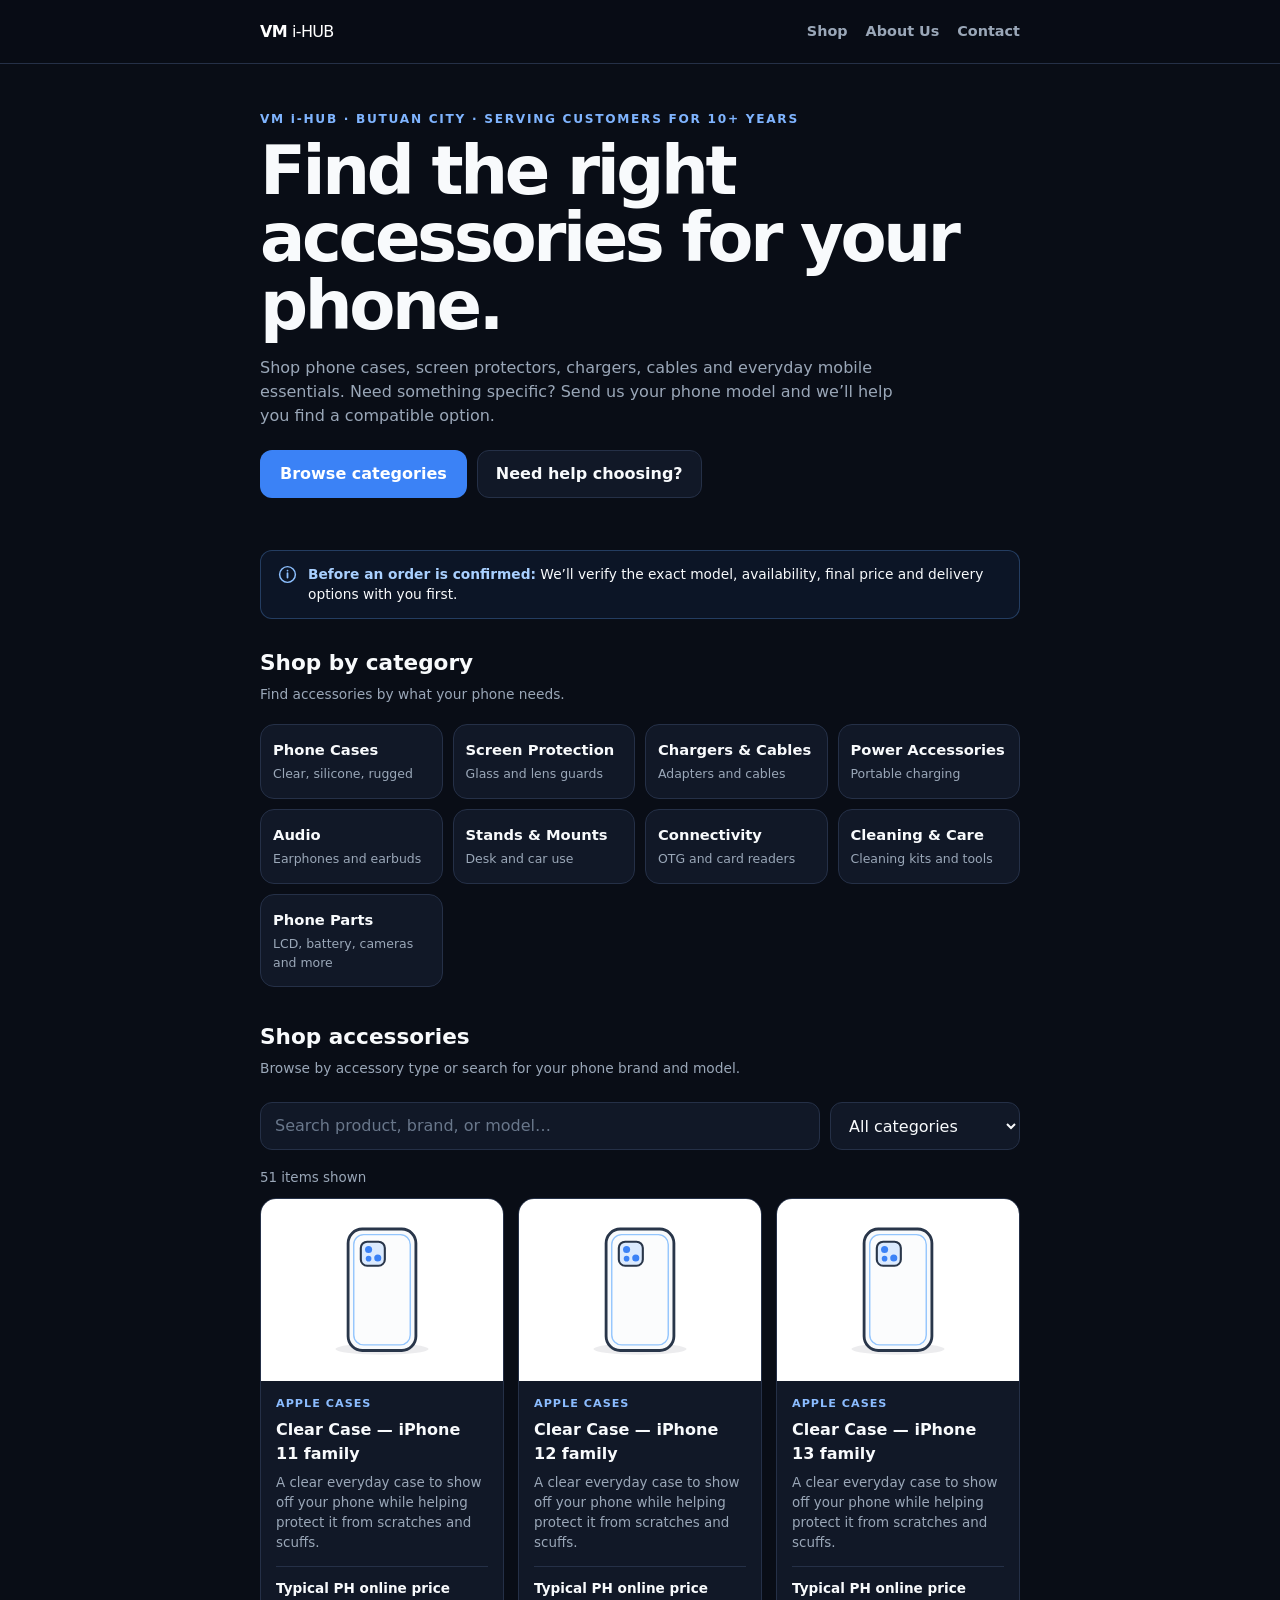
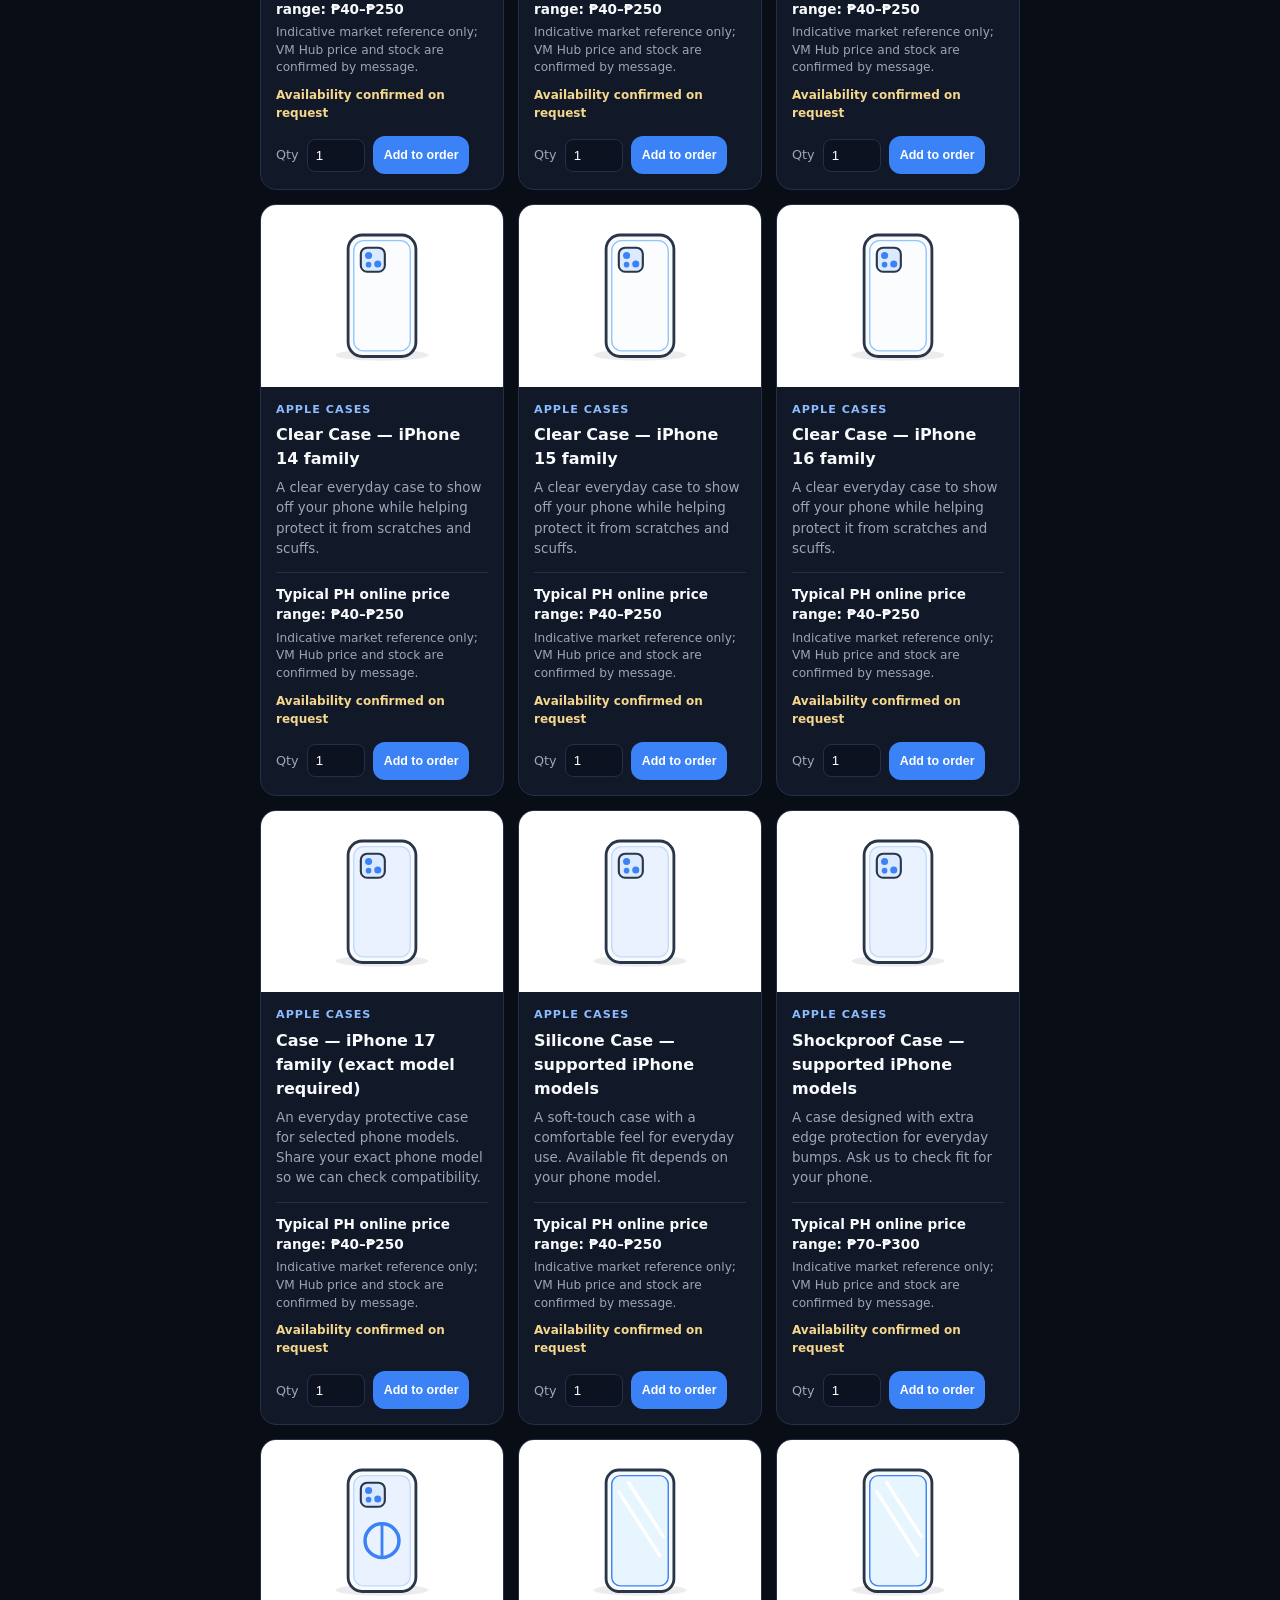
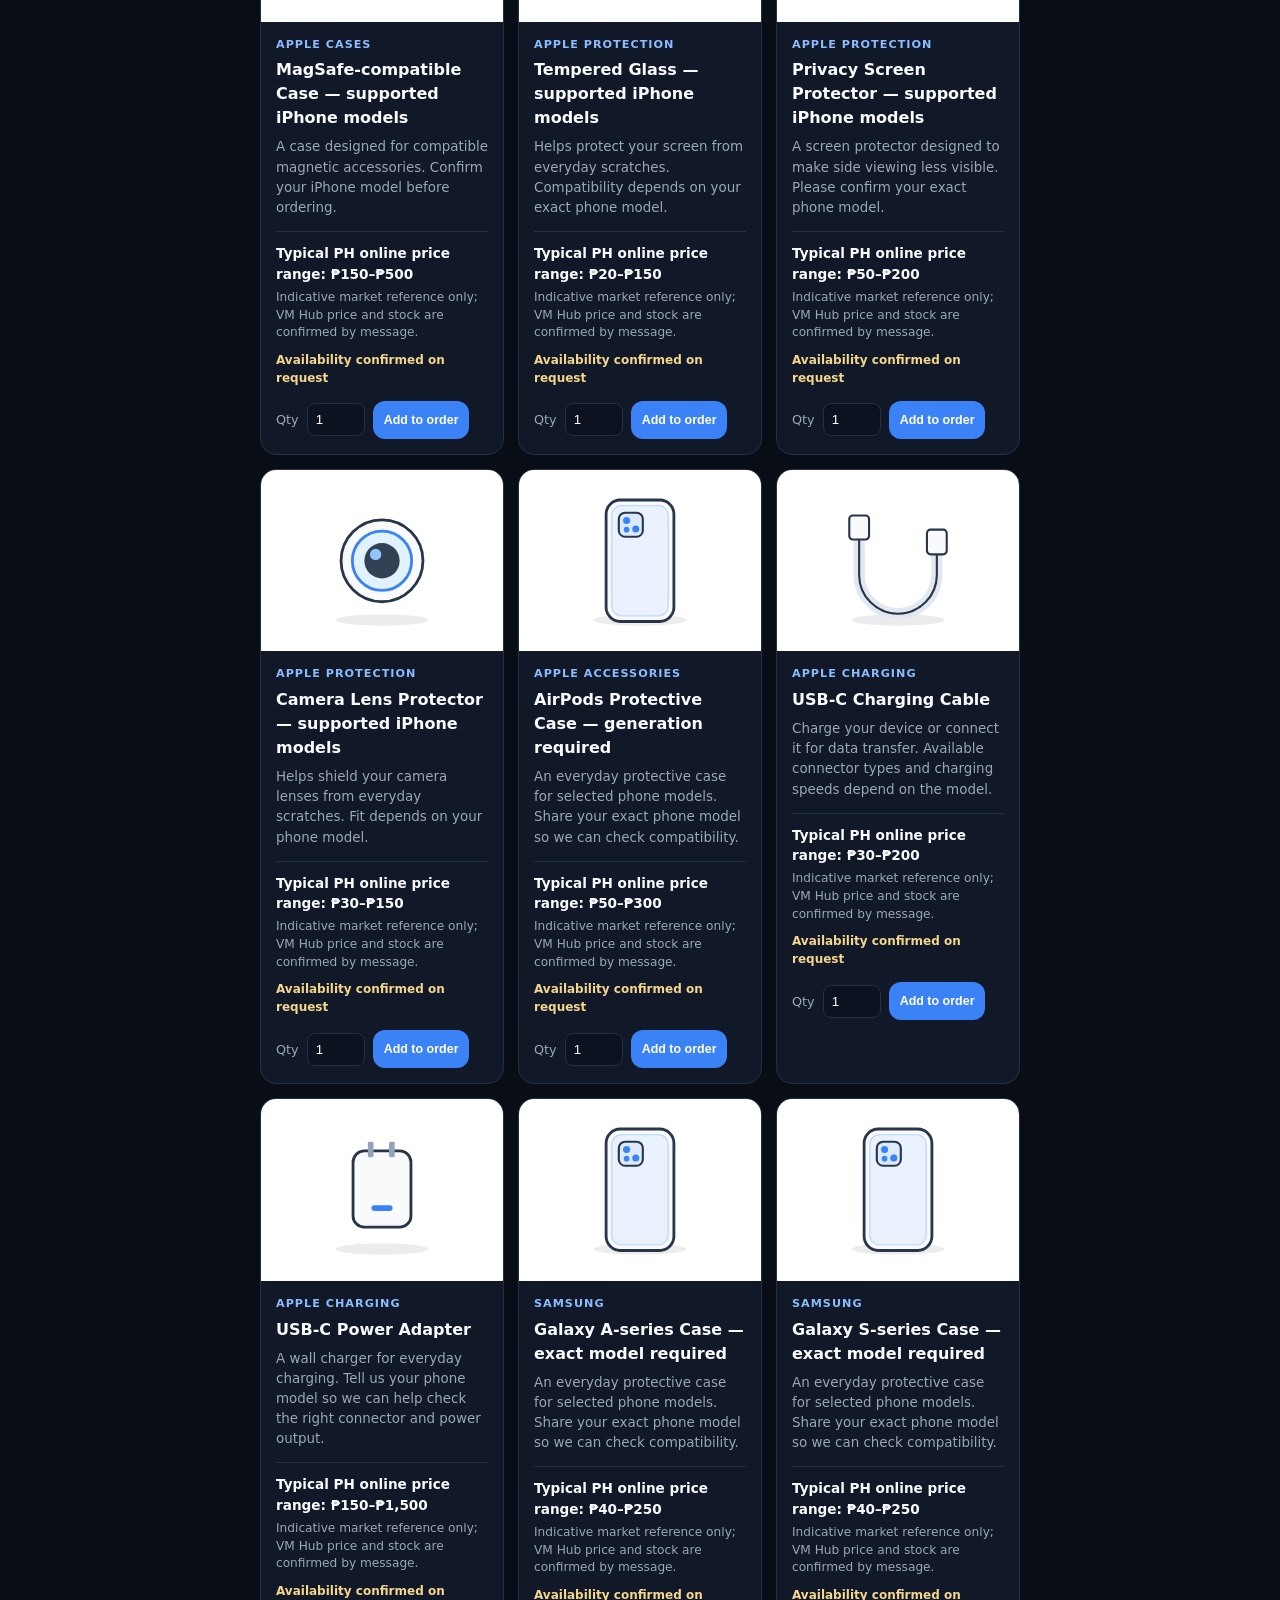
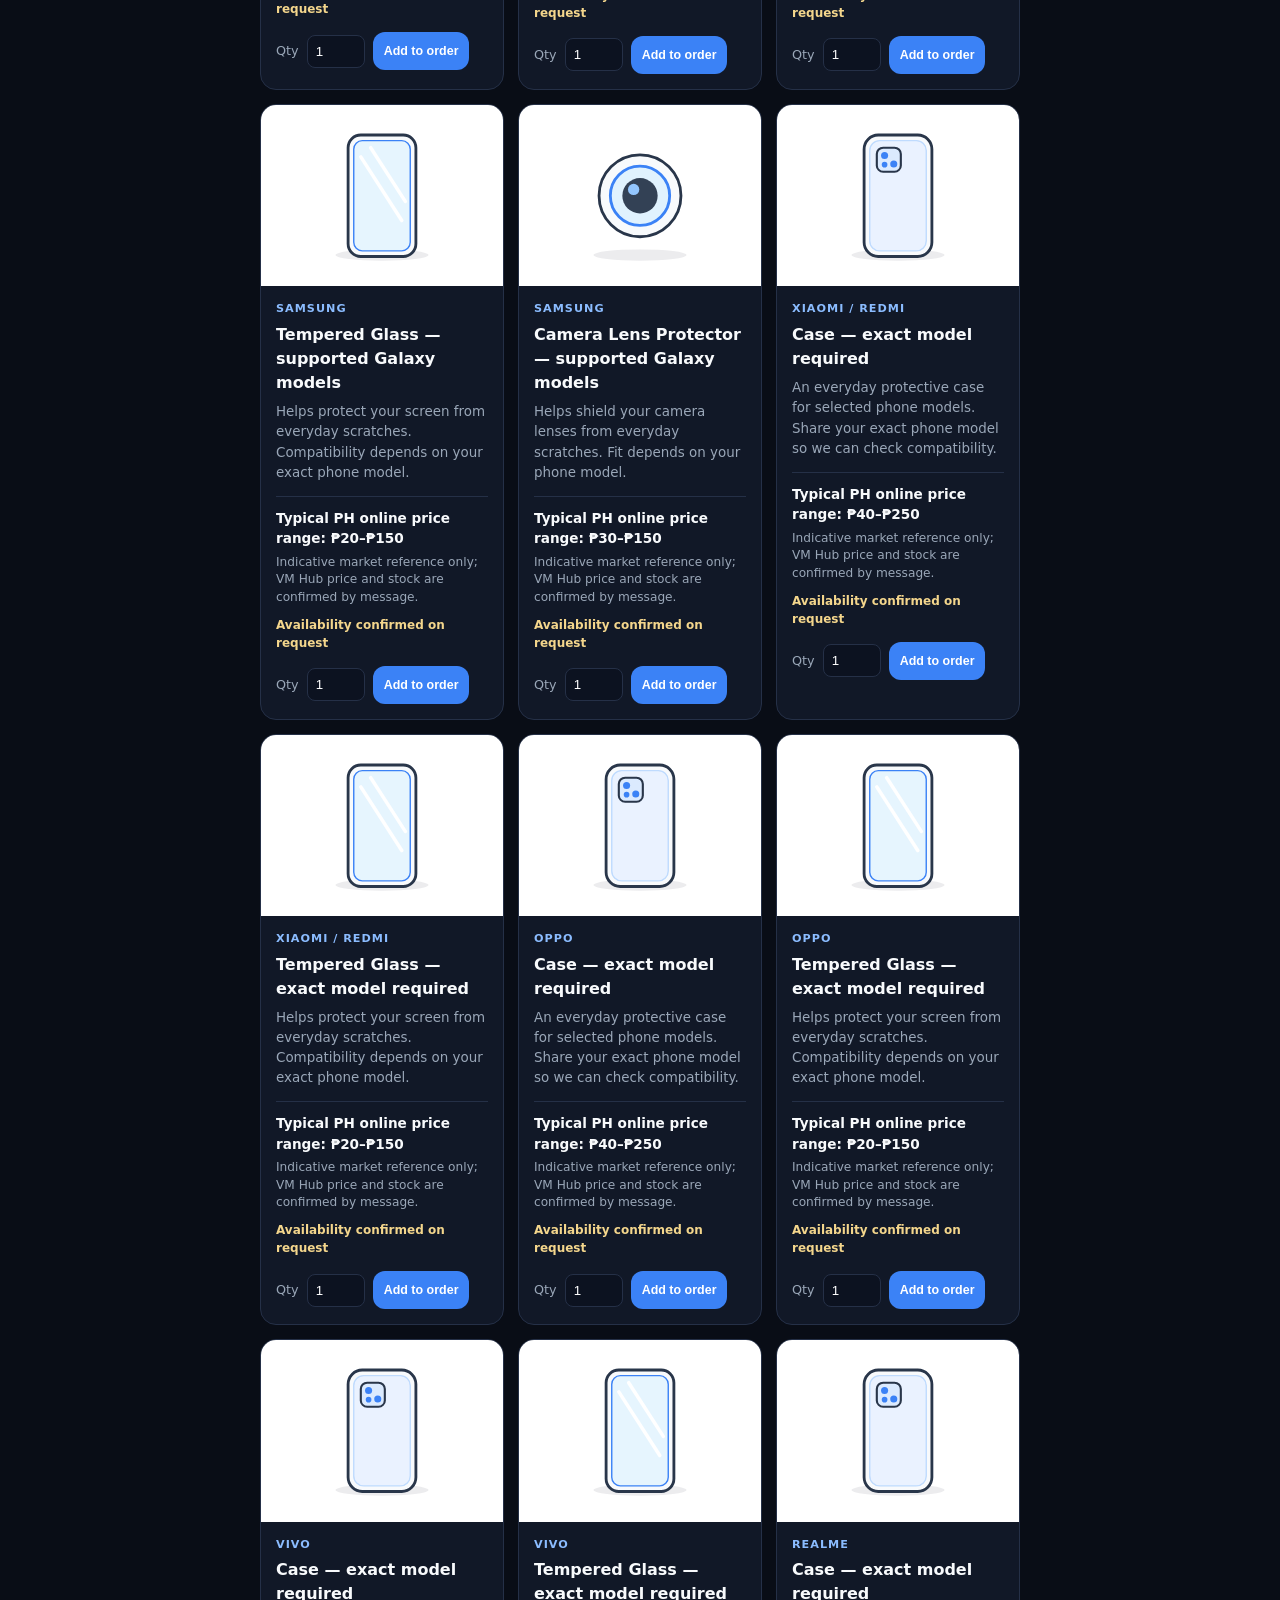
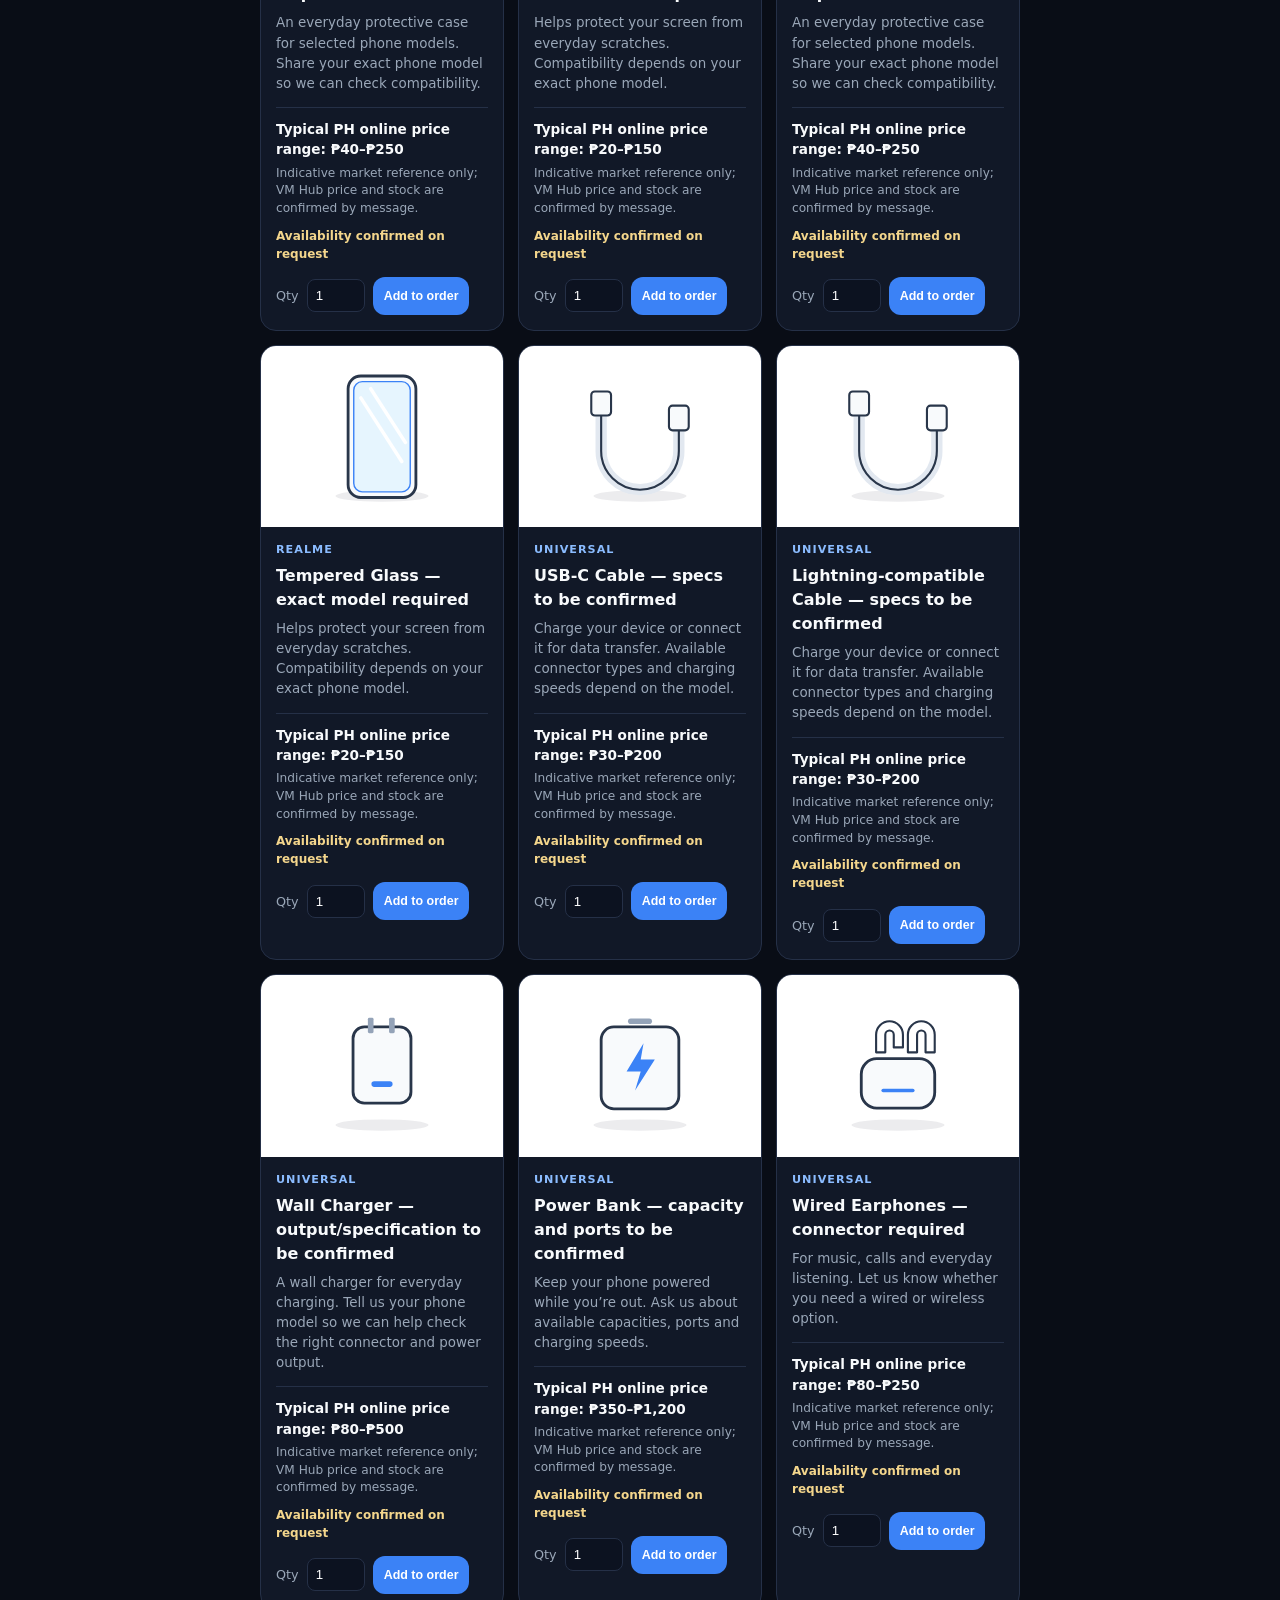
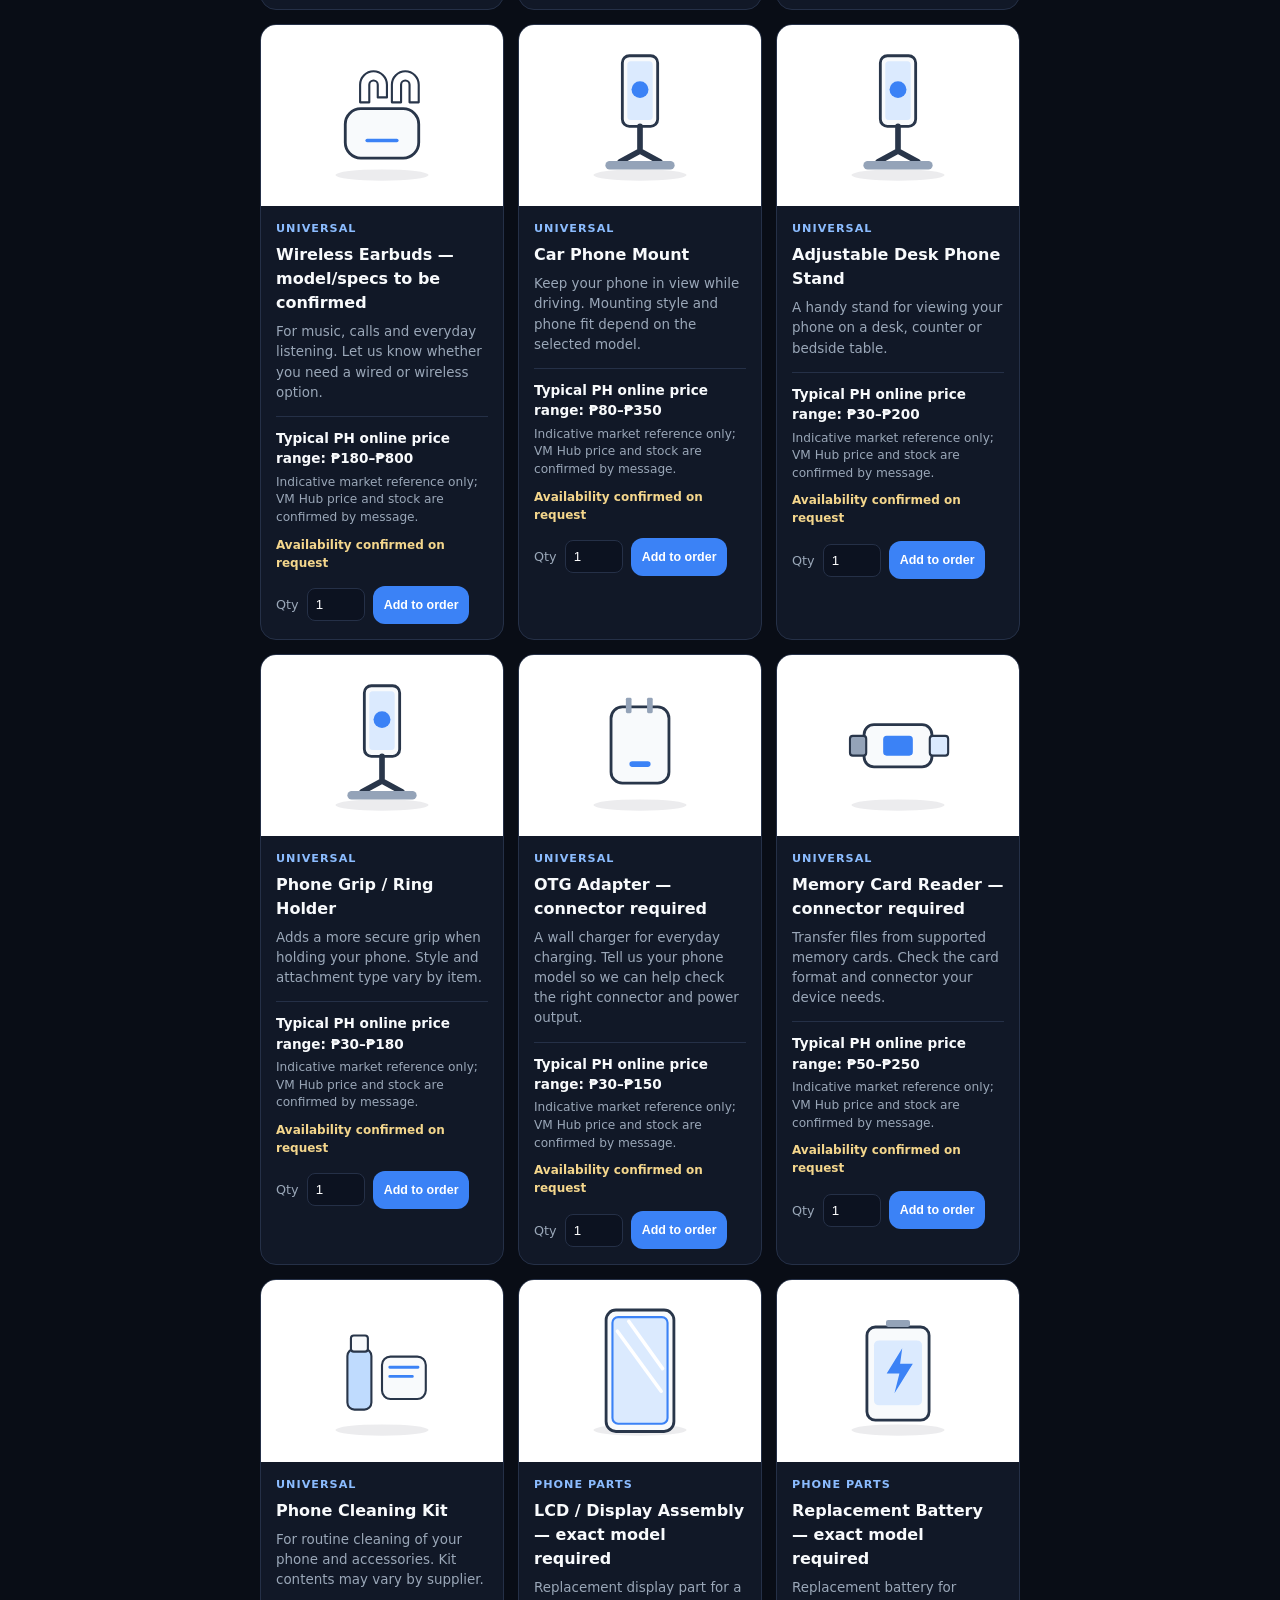
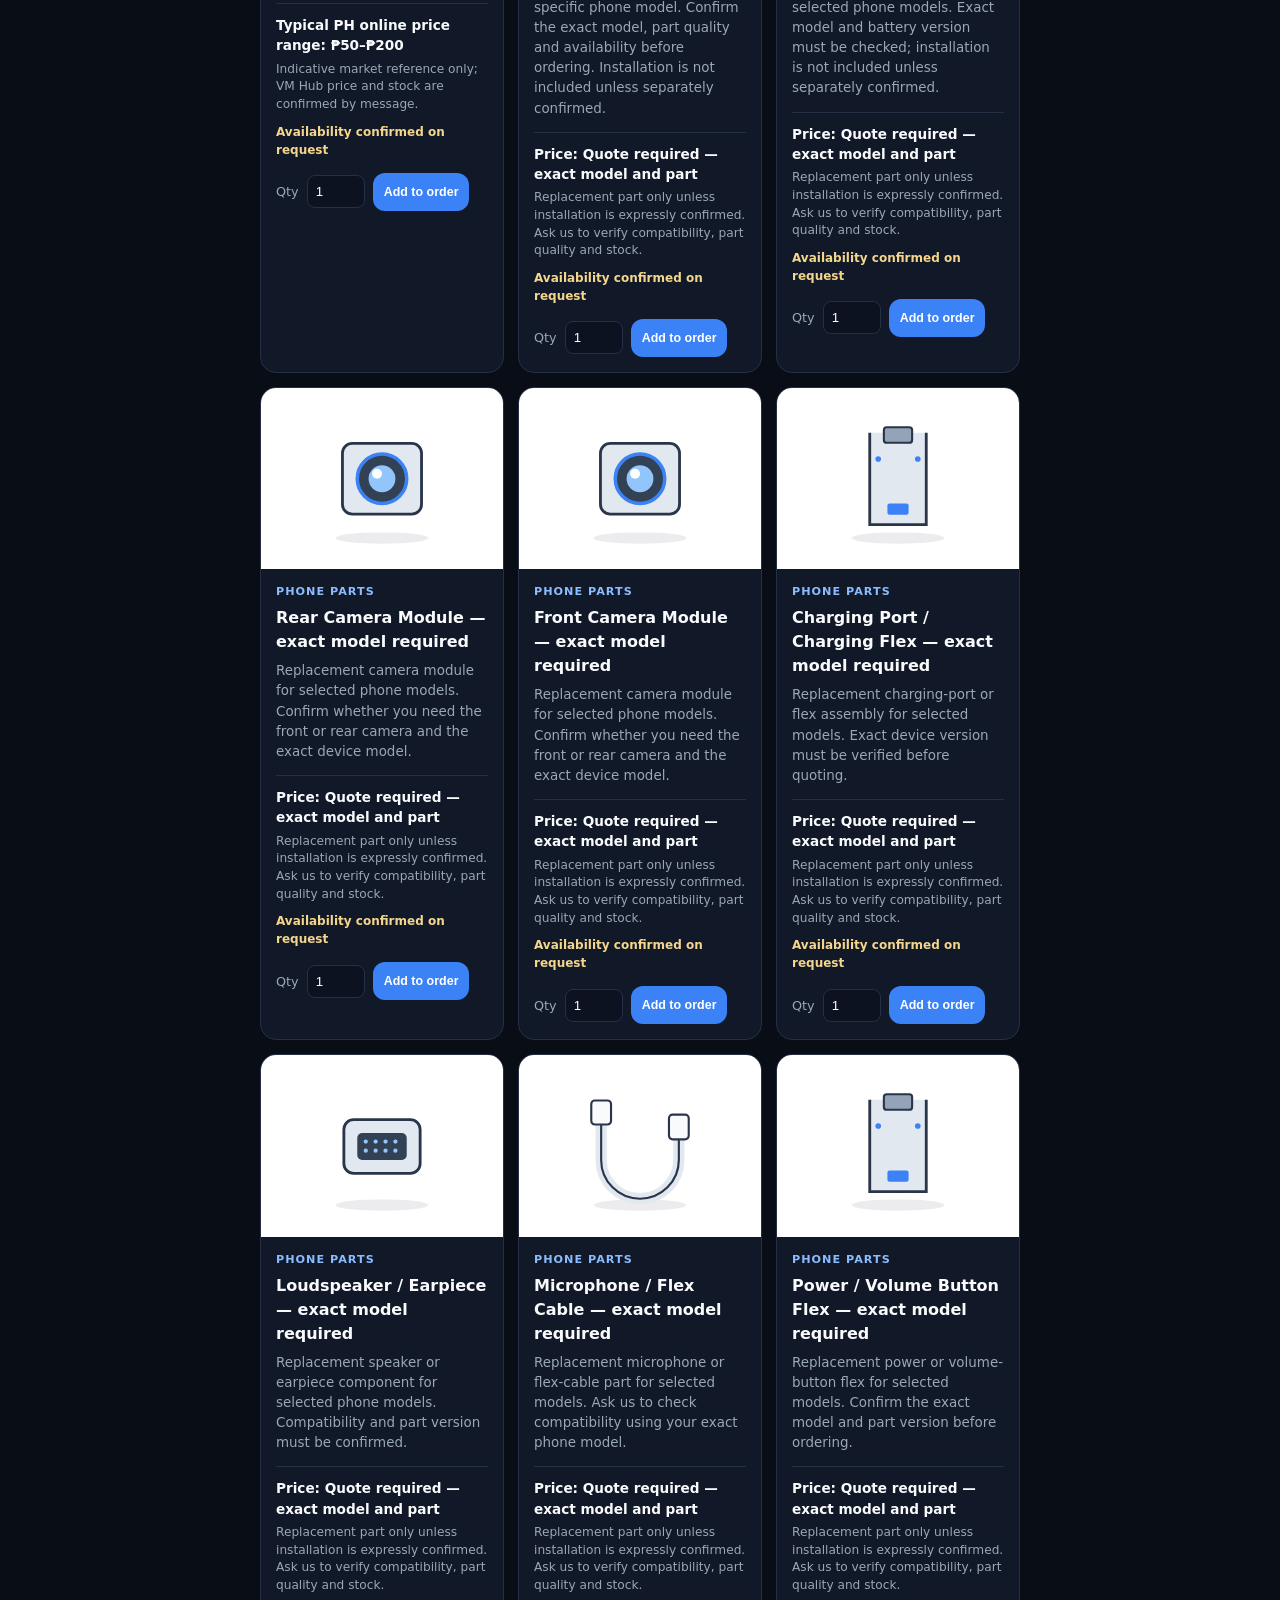
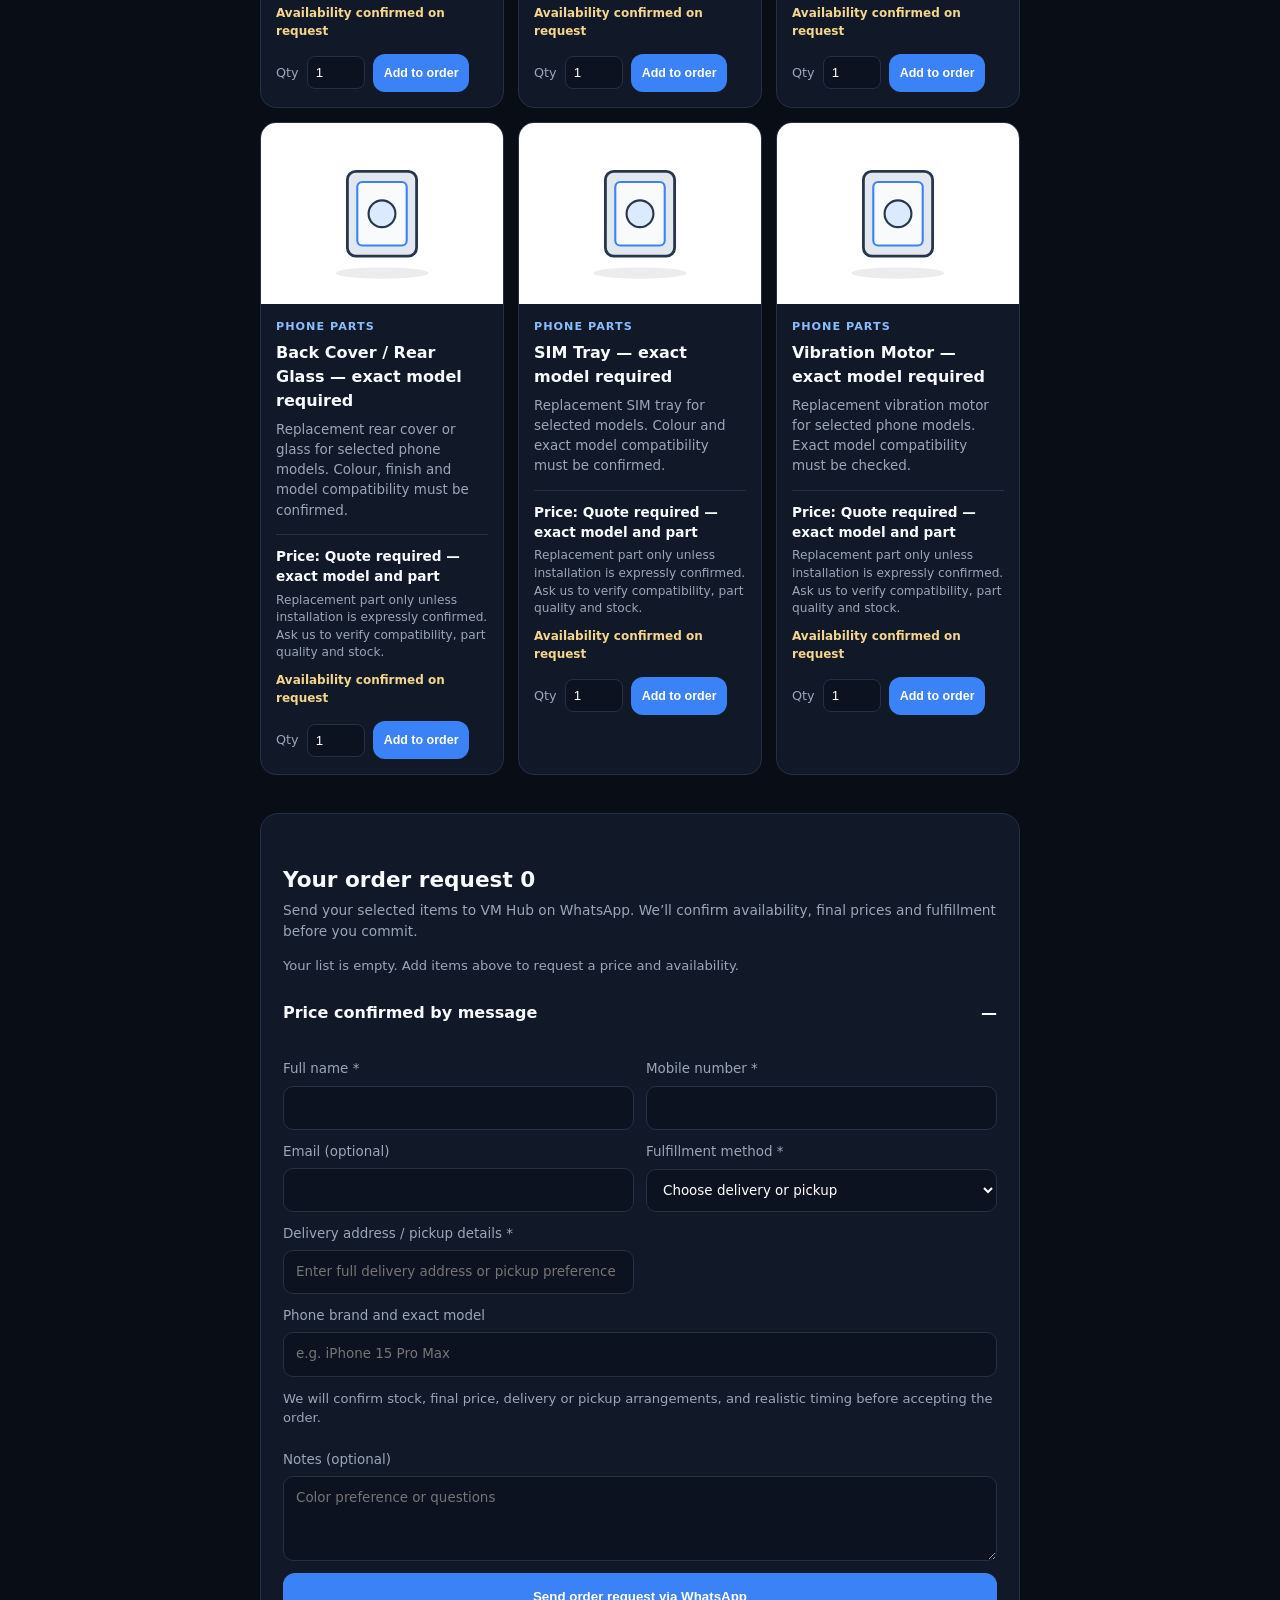
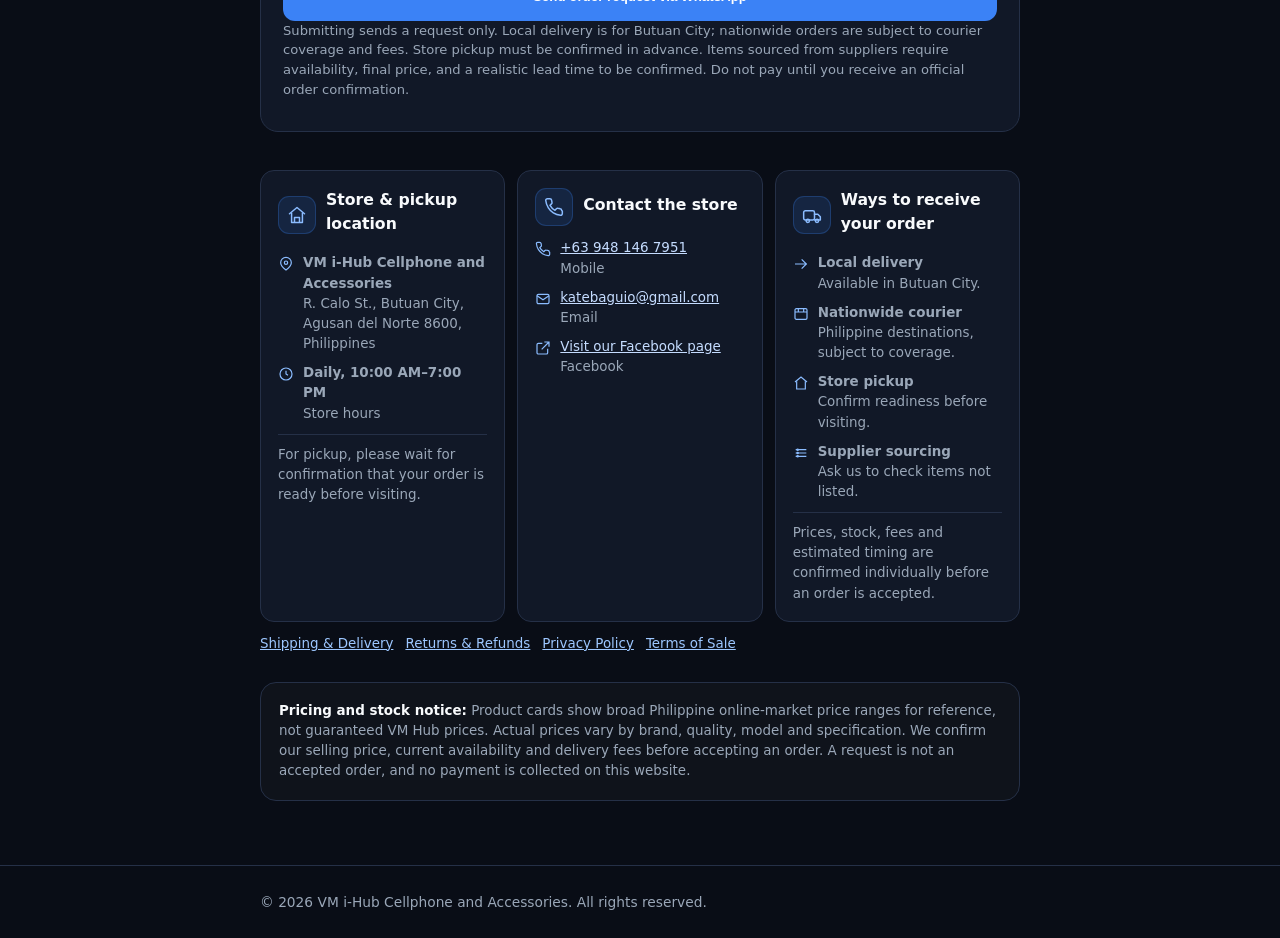
<file: index.html>
<!doctype html>
<html lang="en">
<head>
  <meta charset="utf-8">
  <meta name="viewport" content="width=device-width, initial-scale=1">
  <meta name="description" content="Shop phone cases, screen protectors, chargers and everyday mobile accessories from VM Hub in Butuan City. Message us to check current stock and pricing.">
  <meta name="theme-color" content="#090d16">
  <meta name="robots" content="index,follow">
  <link rel="canonical" href="https://vmhub.top/">
  <meta property="og:type" content="website">
  <meta property="og:site_name" content="VM i-Hub Cellphone and Accessories">
  <meta property="og:title" content="VM i-Hub | Cellphone & Accessories">
  <meta property="og:description" content="Shop phone cases, screen protectors, chargers and everyday mobile accessories from VM Hub in Butuan City. Message us to check current stock and pricing.">
  <meta property="og:url" content="https://vmhub.top/">
  <meta name="twitter:card" content="summary">
  <link rel="icon" type="image/svg+xml" href="/favicon.svg">
  <link rel="shortcut icon" href="/favicon.svg">
  <title>VM i-Hub | Cellphone & Accessories</title>
  <link rel="stylesheet" href="./style.css">
  <style>
    .shop-hero{padding:46px 0 32px}.shop-hero h1{max-width:760px;margin:0;font-size:clamp(2.3rem,7vw,4.2rem);line-height:1;letter-spacing:-.05em}.shop-hero p:not(.eyebrow){max-width:660px;color:var(--vm-muted)}
    .shop-actions{display:flex;gap:10px;flex-wrap:wrap;margin-top:22px}.button-outline{display:inline-flex;align-items:center;justify-content:center;min-height:46px;padding:0 18px;border:1px solid var(--vm-border);border-radius:12px;background:var(--vm-surface);text-decoration:none;font-weight:750}
    .shop-notice{display:flex;gap:10px;align-items:flex-start;margin:20px 0;padding:13px 16px;border:1px solid rgba(96,165,250,.28);border-radius:12px;background:rgba(59,130,246,.07);color:var(--vm-text);font-size:.86rem}.shop-notice svg{width:21px;height:21px;flex:0 0 21px;color:#8dc0ff}.shop-notice strong{color:#a9d0ff}
    
    
    .trust-strip strong{font-size:.9rem}.trust-strip span{font-size:.76rem;color:var(--vm-muted)}
    .skip-link{position:absolute;left:-9999px;top:auto}.skip-link:focus{left:12px;top:12px;z-index:1000;padding:10px 14px;background:#fff;color:#111;border-radius:8px}
    @media(max-width:700px){}
    .category-grid{display:grid;grid-template-columns:repeat(4,minmax(0,1fr));gap:10px;margin:20px 0 34px}.category-link{display:block;padding:14px 12px;border:1px solid var(--vm-border);border-radius:14px;background:var(--vm-surface);text-decoration:none;transition:border-color .18s,background .18s,transform .18s}.category-link:hover,.category-link:focus-visible{border-color:var(--vm-accent);background:var(--vm-accent-soft);transform:translateY(-2px);outline:none}.category-link strong{display:block;font-size:.92rem}.category-link span{display:block;margin-top:4px;color:var(--vm-muted);font-size:.78rem}
    .shop-info{align-items:stretch}.shop-info article{padding:20px;display:flex;flex-direction:column;gap:10px}.info-title{display:flex;align-items:center;gap:10px;margin-bottom:2px}.info-icon{width:38px;height:38px;flex:0 0 38px;display:grid;place-items:center;border:1px solid rgba(59,130,246,.25);border-radius:11px;background:var(--vm-accent-soft);color:#8bbcff}.info-icon svg{width:20px;height:20px;display:block}.shop-info h2{margin:0;font-size:1rem}.info-lines{display:grid;gap:9px}.info-line{display:flex;align-items:flex-start;gap:9px;color:var(--vm-muted);font-size:.84rem}.info-line svg{width:16px;height:16px;flex:0 0 16px;margin-top:3px;color:#8bbcff}.info-line a{color:#c5dcff;overflow-wrap:anywhere}.info-footnote{padding-top:10px;border-top:1px solid var(--vm-border);color:var(--vm-muted);font-size:.8rem}.category-link[aria-pressed="true"]{border-color:var(--vm-accent);background:var(--vm-accent-soft)}
    .catalog-heading{display:flex;align-items:end;justify-content:space-between;gap:16px;margin:28px 0 14px}.catalog-heading h2{margin:0;font-size:1.35rem}.catalog-heading p{margin:4px 0 0;color:var(--vm-muted);font-size:.86rem}
    .product-grid{display:grid;grid-template-columns:repeat(3,minmax(0,1fr));gap:14px}.product-card{overflow:hidden;border:1px solid var(--vm-border);border-radius:16px;background:var(--vm-surface)}.product-art{display:grid;place-items:center;aspect-ratio:4/3;background:#fff;overflow:hidden}.product-art svg{display:block;width:100%;height:100%;padding:8px}.product-info{padding:15px}.product-info .product-type{margin:0 0 5px;color:#8bbcff;font-size:.7rem;font-weight:850;letter-spacing:.09em;text-transform:uppercase}.product-info h3{margin:0 0 7px;font-size:1rem}.product-info p{margin:0;color:var(--vm-muted);font-size:.84rem}.product-price{margin-top:13px;padding-top:11px;border-top:1px solid var(--vm-border);font-size:.85rem;font-weight:750}.product-info .price-note{margin-top:5px;font-size:.76rem;line-height:1.45;color:var(--vm-muted)}.availability-label{display:inline-block;margin-top:9px;color:#f4d68c;font-size:.75rem;font-weight:700}.product-buy{display:flex;align-items:center;gap:8px;margin-top:12px;flex-wrap:wrap}.product-buy label{font-size:.8rem;color:var(--vm-muted)}.qty-input{width:58px;padding:8px;border-radius:8px;border:1px solid var(--vm-border);background:#0c1220;color:#fff}.add-to-cart{min-height:38px;padding:0 11px;font-size:.78rem;border:0;cursor:pointer}.cart-section{margin:38px 0;padding:22px;border:1px solid var(--vm-border);border-radius:18px;background:var(--vm-surface)}.cart-row{display:grid;grid-template-columns:1fr auto auto;gap:12px;align-items:center;padding:12px 0;border-bottom:1px solid var(--vm-border);font-size:.86rem}.remove-item{background:transparent;border:0;color:#f4a7a7;cursor:pointer}.cart-total{display:flex;justify-content:space-between;gap:12px;padding:16px 0;font-weight:800}.checkout-form{display:grid;grid-template-columns:1fr 1fr;gap:12px;margin-top:18px}.checkout-form label{display:grid;gap:6px;font-size:.84rem;color:var(--vm-muted)}.checkout-form input,.checkout-form textarea,.checkout-form select{width:100%;min-width:0;max-width:100%;box-sizing:border-box;padding:11px 12px;border-radius:10px;border:1px solid var(--vm-border);background:#0c1220;color:#fff;font:inherit}.checkout-form .full{grid-column:1/-1;min-width:0}.checkout-form button{border:0;cursor:pointer}.policy-links{display:flex;flex-wrap:wrap;gap:12px;margin-top:12px}.policy-links a{color:#9dc7ff;font-size:.84rem}
    .shop-info{display:grid;grid-template-columns:repeat(3,1fr);gap:12px;margin-top:30px}.shop-info article{padding:17px;border:1px solid var(--vm-border);border-radius:14px;background:var(--vm-surface)}.shop-info h2{margin:0 0 6px;font-size:.98rem}.shop-info p{margin:0;color:var(--vm-muted);font-size:.84rem}
    @media(max-width:700px){.category-grid{grid-template-columns:repeat(2,minmax(0,1fr))}.product-grid{grid-template-columns:repeat(2,minmax(0,1fr))}.shop-info{grid-template-columns:1fr}.shop-hero{padding-top:34px}.cart-section{padding:16px;margin:26px 0}.checkout-form{grid-template-columns:minmax(0,1fr);gap:14px}.checkout-form label,.checkout-form input,.checkout-form textarea,.checkout-form select{min-width:0;max-width:100%;width:100%;box-sizing:border-box}.checkout-form .full{grid-column:auto}.cart-row{grid-template-columns:minmax(0,1fr) auto;gap:8px}.cart-row .remove-item{grid-column:2;grid-row:2;justify-self:end}.cart-row>*{min-width:0;overflow-wrap:anywhere}.cart-total{align-items:flex-start;flex-wrap:wrap}.cart-total>*{min-width:0}.checkout-form button{white-space:normal;min-height:52px;line-height:1.35;padding:13px 16px}}
    @media(max-width:420px){.product-grid{grid-template-columns:1fr}.catalog-heading{display:block}}
  </style>
</head>
<body>
  <a class="skip-link" href="#main-content">Skip to content</a>
  <header class="site-header">
    <a class="brand" href="/" aria-label="VM i-Hub home">VM <span>i-HUB</span></a>
    <nav aria-label="Primary navigation"><a href="#catalog">Shop</a><a href="./about.html">About Us</a><a href="#contact">Contact</a></nav>
  </header>

  <main class="container" id="main-content">
    <section class="shop-hero">
      <p class="eyebrow">VM i-HUB · BUTUAN CITY · SERVING CUSTOMERS FOR 10+ YEARS</p>
      <h1>Find the right accessories for your phone.</h1>
      <p>Shop phone cases, screen protectors, chargers, cables and everyday mobile essentials. Need something specific? Send us your phone model and we’ll help you find a compatible option.</p>
      <div class="shop-actions">
        <a class="button" href="#catalog">Browse categories</a>
        <a class="button-outline" href="#contact">Need help choosing?</a>
      </div>
    </section>

    <aside class="shop-notice" aria-label="Ordering information"><svg viewBox="0 0 24 24" fill="none" aria-hidden="true"><circle cx="12" cy="12" r="9" stroke="currentColor" stroke-width="1.7"/><path d="M12 10.5v5M12 7.5h.01" stroke="currentColor" stroke-width="2" stroke-linecap="round"/></svg><span><strong>Before an order is confirmed:</strong> We’ll verify the exact model, availability, final price and delivery options with you first.</span></aside>
    

    <section aria-labelledby="categories-title">
      <div class="catalog-heading"><div><h2 id="categories-title">Shop by category</h2><p>Find accessories by what your phone needs.</p></div></div>
      <div class="category-grid">
        <a class="category-link" href="#catalog" data-category="cases"><strong>Phone Cases</strong><span>Clear, silicone, rugged</span></a>
        <a class="category-link" href="#catalog" data-category="protection"><strong>Screen Protection</strong><span>Glass and lens guards</span></a>
        <a class="category-link" href="#catalog" data-category="charging"><strong>Chargers & Cables</strong><span>Adapters and cables</span></a>
        <a class="category-link" href="#catalog" data-category="power"><strong>Power Accessories</strong><span>Portable charging</span></a>
        <a class="category-link" href="#catalog" data-category="audio"><strong>Audio</strong><span>Earphones and earbuds</span></a>
        <a class="category-link" href="#catalog" data-category="mounts"><strong>Stands & Mounts</strong><span>Desk and car use</span></a>
        <a class="category-link" href="#catalog" data-category="connectivity"><strong>Connectivity</strong><span>OTG and card readers</span></a>
        <a class="category-link" href="#catalog" data-category="care"><strong>Cleaning & Care</strong><span>Cleaning kits and tools</span></a>
        <a class="category-link" href="#catalog" data-category="parts"><strong>Phone Parts</strong><span>LCD, battery, cameras and more</span></a>
      </div>
    </section>

    <section id="catalog" aria-labelledby="catalog-title">
      <div class="catalog-heading"><div><h2 id="catalog-title">Shop accessories</h2><p>Browse by accessory type or search for your phone brand and model.</p></div></div>
      <div class="toolbar">
        <input id="product-search" class="search" type="search" placeholder="Search product, brand, or model…" aria-label="Search catalog">
        <select id="product-filter" class="filter" aria-label="Filter by category">
          <option value="all">All categories</option><option value="cases">Phone cases</option><option value="protection">Screen protection</option><option value="charging">Chargers & cables</option><option value="power">Power accessories</option><option value="audio">Audio</option><option value="mounts">Stands & mounts</option><option value="connectivity">Connectivity</option><option value="care">Cleaning & care</option><option value="parts">Phone parts</option>
        </select>
      </div>
      <p id="product-count" class="result-count" aria-live="polite">Loading catalog…</p>
      <div class="product-grid" id="product-grid"></div>
    </section>

    <section class="cart-section" id="order-cart" aria-labelledby="cart-title">
      <div class="catalog-heading"><div><h2 id="cart-title">Your order request <span id="cart-count">0</span></h2><p>Send your selected items to VM Hub on WhatsApp. We’ll confirm availability, final prices and fulfillment before you commit.</p></div></div>
      <div id="cart-items"><p class="section-subtitle">Your list is empty. Add items above, then send your request.</p></div>
      <div class="cart-total"><span>Price confirmed by message</span><span id="cart-total">—</span></div>
      <form id="order-form" class="checkout-form">
        <label>Full name *<input name="customer_name" autocomplete="name" required></label>
        <label>Mobile number *<input name="mobile" autocomplete="tel" type="tel" required></label>
        <label>Email (optional)<input name="email" autocomplete="email" type="email"></label>
        <label>Fulfillment method *
          <select name="fulfillment" id="fulfillment" required>
            <option value="">Choose delivery or pickup</option>
            <option value="Local delivery — Butuan City">Local delivery — Butuan City</option>
            <option value="Nationwide courier shipping">Nationwide courier shipping — Philippines</option>
            <option value="Store pickup — subject to confirmation">Store pickup — subject to confirmation</option>
            <option value="Supplier sourcing request">Request an item to be sourced from a supplier</option>
          </select>
        </label>
        <label id="address-label">Delivery address / pickup details *<input name="delivery_address" id="delivery-address" autocomplete="street-address" placeholder="Enter full delivery address or pickup preference" required></label>
        <label class="full">Phone brand and exact model<input name="compatibility" placeholder="e.g. iPhone 15 Pro Max"></label>
        <p class="section-subtitle full" id="fulfillment-help">We will confirm stock, final price, delivery or pickup arrangements, and realistic timing before accepting the order.</p>
        <label class="full">Notes (optional)<textarea name="notes" rows="3" placeholder="Color preference or questions"></textarea></label>
        <button class="button full" type="submit">Send order request via WhatsApp</button>
      </form>
      <p class="section-subtitle">Submitting sends a request only. Local delivery is for Butuan City; nationwide orders are subject to courier coverage and fees. Store pickup must be confirmed in advance. Items sourced from suppliers require availability, final price, and a realistic lead time to be confirmed. Do not pay until you receive an official order confirmation.</p>
    </section>
    <section class="shop-info" aria-label="Customer information">
      <article>
        <div class="info-title"><span class="info-icon" aria-hidden="true"><svg viewBox="0 0 24 24" fill="none" stroke="currentColor" stroke-width="1.8" stroke-linecap="round" stroke-linejoin="round"><path d="M3 10.5 12 3l9 7.5"/><path d="M5.5 9.5V21h13V9.5M9 21v-6h6v6"/></svg></span><h2>Store & pickup location</h2></div>
        <div class="info-lines">
          <div class="info-line"><svg viewBox="0 0 24 24" fill="none" stroke="currentColor" stroke-width="1.8"><path d="M20 10c0 5-8 11-8 11S4 15 4 10a8 8 0 1 1 16 0Z"/><circle cx="12" cy="10" r="2.5"/></svg><span><strong>VM i-Hub Cellphone and Accessories</strong><br>R. Calo St., Butuan City, Agusan del Norte 8600, Philippines</span></div>
          <div class="info-line"><svg viewBox="0 0 24 24" fill="none" stroke="currentColor" stroke-width="1.8"><circle cx="12" cy="12" r="9"/><path d="M12 7v5l3 2"/></svg><span><strong>Daily, 10:00 AM–7:00 PM</strong><br>Store hours</span></div>
        </div>
        <p class="info-footnote">For pickup, please wait for confirmation that your order is ready before visiting.</p>
      </article>
      <article id="contact">
        <div class="info-title"><span class="info-icon" aria-hidden="true"><svg viewBox="0 0 24 24" fill="none" stroke="currentColor" stroke-width="1.8" stroke-linecap="round" stroke-linejoin="round"><path d="M22 16.9v3a2 2 0 0 1-2.2 2A19.8 19.8 0 0 1 11.2 19a19.4 19.4 0 0 1-6-6A19.8 19.8 0 0 1 2.1 4.2 2 2 0 0 1 4.1 2h3a2 2 0 0 1 2 1.7l.5 2.7a2 2 0 0 1-.6 1.9L7.2 10a16 16 0 0 0 6 6l1.7-1.8a2 2 0 0 1 1.9-.6l2.7.5a2 2 0 0 1 1.7 2Z"/></svg></span><h2>Contact the store</h2></div>
        <div class="info-lines">
          <div class="info-line"><svg viewBox="0 0 24 24" fill="none" stroke="currentColor" stroke-width="1.8"><path d="M22 16.9v3a2 2 0 0 1-2.2 2A19.8 19.8 0 0 1 11.2 19a19.4 19.4 0 0 1-6-6A19.8 19.8 0 0 1 2.1 4.2 2 2 0 0 1 4.1 2h3a2 2 0 0 1 2 1.7l.5 2.7a2 2 0 0 1-.6 1.9L7.2 10a16 16 0 0 0 6 6l1.7-1.8a2 2 0 0 1 1.9-.6l2.7.5a2 2 0 0 1 1.7 2Z"/></svg><span><a href="tel:+639481467951">+63 948 146 7951</a><br>Mobile</span></div>
          <div class="info-line"><svg viewBox="0 0 24 24" fill="none" stroke="currentColor" stroke-width="1.8"><rect x="3" y="5" width="18" height="14" rx="2"/><path d="m3 7 9 6 9-6"/></svg><span><a href="mailto:katebaguio@gmail.com">katebaguio@gmail.com</a><br>Email</span></div>
          <div class="info-line"><svg viewBox="0 0 24 24" fill="none" stroke="currentColor" stroke-width="1.8"><path d="M14 3h7v7M10 14 21 3"/><path d="M19 13v6a2 2 0 0 1-2 2H5a2 2 0 0 1-2-2V7a2 2 0 0 1 2-2h6"/></svg><span><a href="https://www.facebook.com/share/1B7fz9x1uZ" target="_blank" rel="noopener noreferrer">Visit our Facebook page</a><br>Facebook</span></div>
        </div>
      </article>
      <article>
        <div class="info-title"><span class="info-icon" aria-hidden="true"><svg viewBox="0 0 24 24" fill="none" stroke="currentColor" stroke-width="1.8" stroke-linecap="round" stroke-linejoin="round"><rect x="2" y="7" width="13" height="11" rx="2"/><path d="M15 11h4l3 3v4h-7"/><circle cx="7" cy="19" r="2"/><circle cx="18" cy="19" r="2"/></svg></span><h2>Ways to receive your order</h2></div>
        <div class="info-lines">
          <div class="info-line"><svg viewBox="0 0 24 24" fill="none" stroke="currentColor" stroke-width="1.8"><path d="M3 12h18M13 5l7 7-7 7"/></svg><span><strong>Local delivery</strong><br>Available in Butuan City.</span></div>
          <div class="info-line"><svg viewBox="0 0 24 24" fill="none" stroke="currentColor" stroke-width="1.8"><rect x="3" y="4" width="18" height="16" rx="2"/><path d="M3 9h18M8 4v5m8-5v5"/></svg><span><strong>Nationwide courier</strong><br>Philippine destinations, subject to coverage.</span></div>
          <div class="info-line"><svg viewBox="0 0 24 24" fill="none" stroke="currentColor" stroke-width="1.8"><path d="M3 10.5 12 3l9 7.5"/><path d="M5.5 9.5V21h13V9.5"/></svg><span><strong>Store pickup</strong><br>Confirm readiness before visiting.</span></div>
          <div class="info-line"><svg viewBox="0 0 24 24" fill="none" stroke="currentColor" stroke-width="1.8"><path d="M4 7h16M4 12h16M4 17h16"/><circle cx="7" cy="7" r="1"/><circle cx="7" cy="12" r="1"/><circle cx="7" cy="17" r="1"/></svg><span><strong>Supplier sourcing</strong><br>Ask us to check items not listed.</span></div>
        </div>
        <p class="info-footnote">Prices, stock, fees and estimated timing are confirmed individually before an order is accepted.</p>
      </article>
    </section>
    <nav class="policy-links" aria-label="Store policies"><a href="policies.html#shipping">Shipping & Delivery</a><a href="policies.html#returns">Returns & Refunds</a><a href="policies.html#privacy">Privacy Policy</a><a href="policies.html#terms">Terms of Sale</a></nav>
    <aside class="notice"><strong>Pricing and stock notice:</strong> Product cards show broad Philippine online-market price ranges for reference, not guaranteed VM Hub prices. Actual prices vary by brand, quality, model and specification. We confirm our selling price, current availability and delivery fees before accepting an order. A request is not an accepted order, and no payment is collected on this website.</aside>
  </main>
  <footer class="site-footer"><div class="container">© <span id="year"></span> VM i-Hub Cellphone and Accessories. All rights reserved.</div></footer>
  <script>document.getElementById('year').textContent = new Date().getFullYear();</script>
  <script>
    const fulfillmentSelect = document.getElementById('fulfillment');
    const addressLabel = document.getElementById('address-label');
    const addressInput = document.getElementById('delivery-address');
    const fulfillmentHelp = document.getElementById('fulfillment-help');
    fulfillmentSelect.addEventListener('change', () => {
      const value = fulfillmentSelect.value;
      if (value === 'Local delivery — Butuan City') {
        addressLabel.firstChild.textContent = 'Complete address in Butuan City *';
        addressInput.placeholder = 'House/building, street, barangay, Butuan City';
        fulfillmentHelp.textContent = 'Delivery fee and estimated arrival will be confirmed before order acceptance.';
      } else if (value === 'Nationwide courier shipping') {
        addressLabel.firstChild.textContent = 'Complete Philippine delivery address *';
        addressInput.placeholder = 'House/building, street, barangay, city/municipality, province, ZIP';
        fulfillmentHelp.textContent = 'Courier availability, shipping fee, and estimated transit time will be confirmed for your destination.';
      } else if (value === 'Store pickup — subject to confirmation') {
        addressLabel.firstChild.textContent = 'Pickup preference or notes *';
        addressInput.placeholder = 'Preferred pickup date/time; wait for confirmation before visiting';
        fulfillmentHelp.textContent = 'Pickup location, schedule, and item readiness must be confirmed before you visit.';
      } else if (value === 'Supplier sourcing request') {
        addressLabel.firstChild.textContent = 'Your location / preferred receiving method *';
        addressInput.placeholder = 'City/province and whether you prefer delivery, courier, or pickup';
        fulfillmentHelp.textContent = 'For items not in stock, VM Hub will first check supplier availability, final price, and a realistic sourcing lead time.';
      } else {
        addressLabel.firstChild.textContent = 'Delivery address / pickup details *';
        addressInput.placeholder = 'Enter full delivery address or pickup preference';
        fulfillmentHelp.textContent = 'We will confirm stock, final price, delivery or pickup arrangements, and realistic timing before accepting the order.';
      }
    });
  </script>
  <script src="./catalog.js"></script>

</body>
</html>
</file>
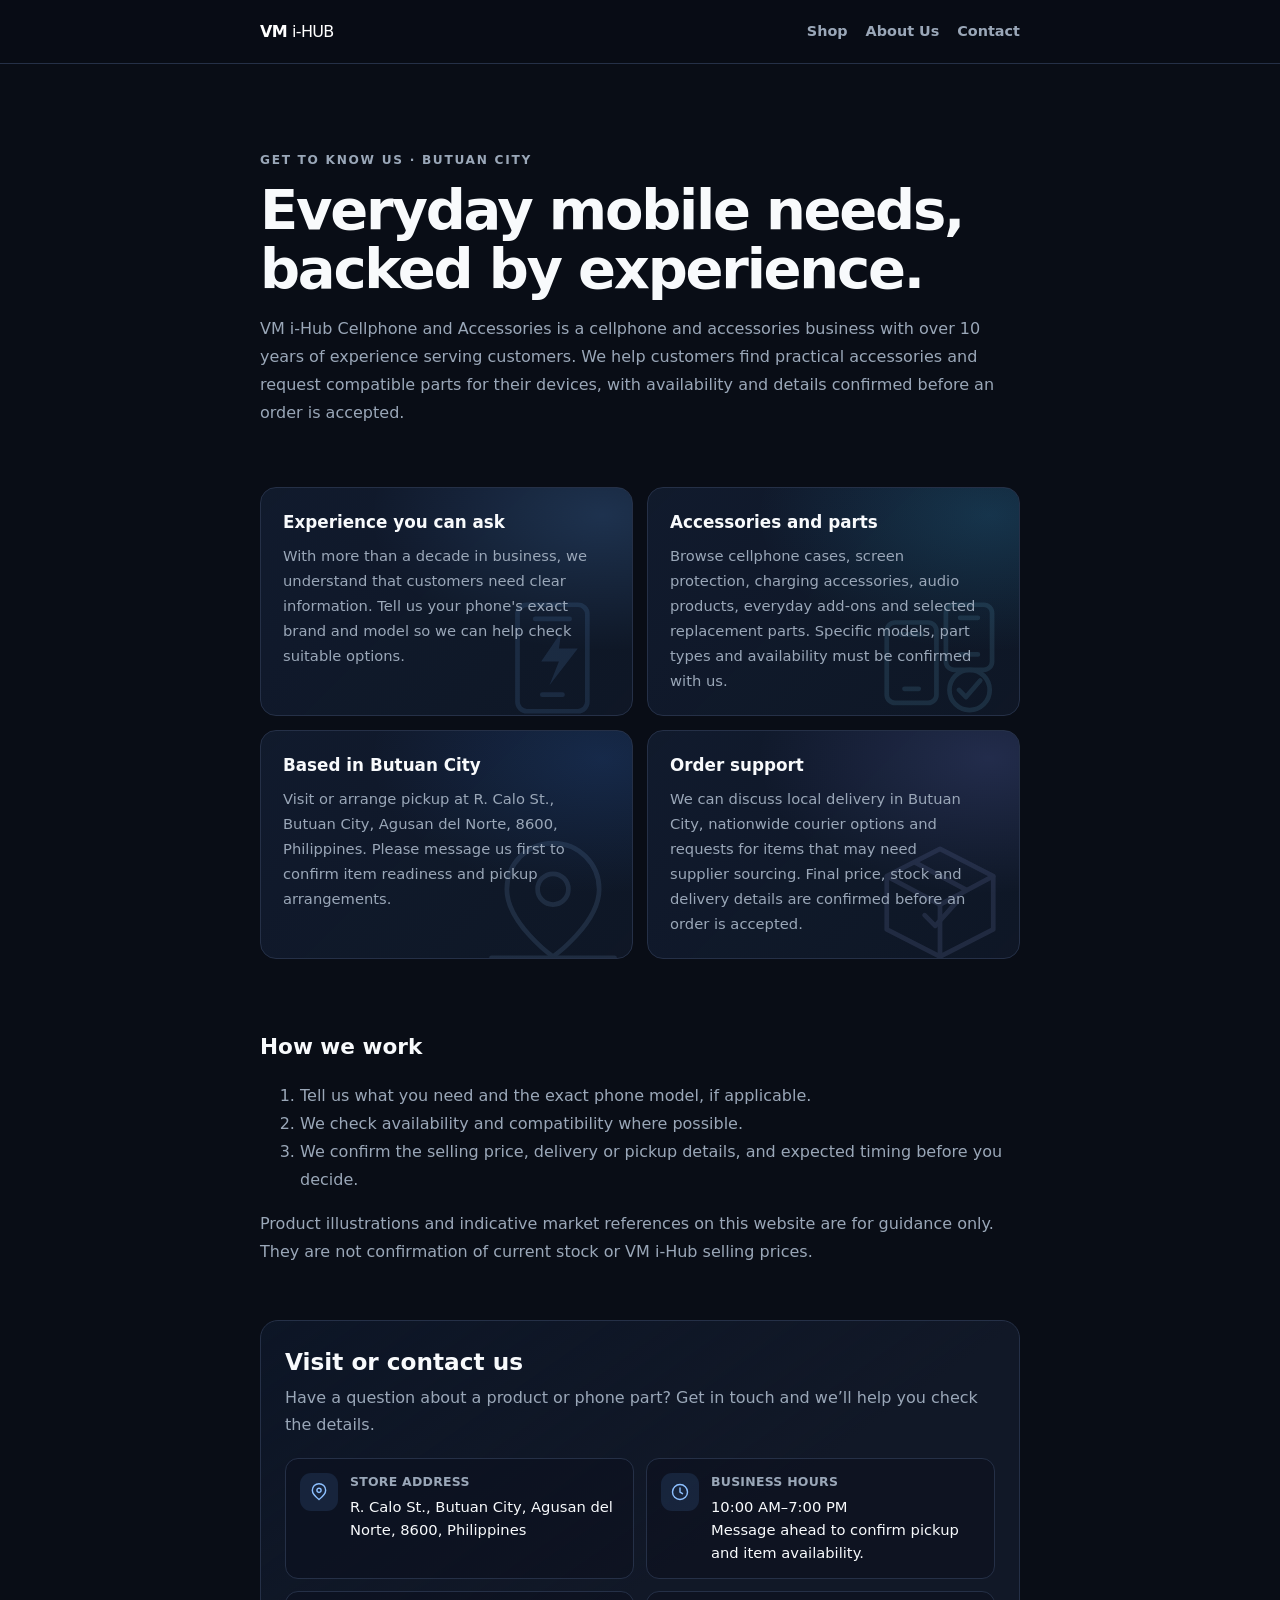
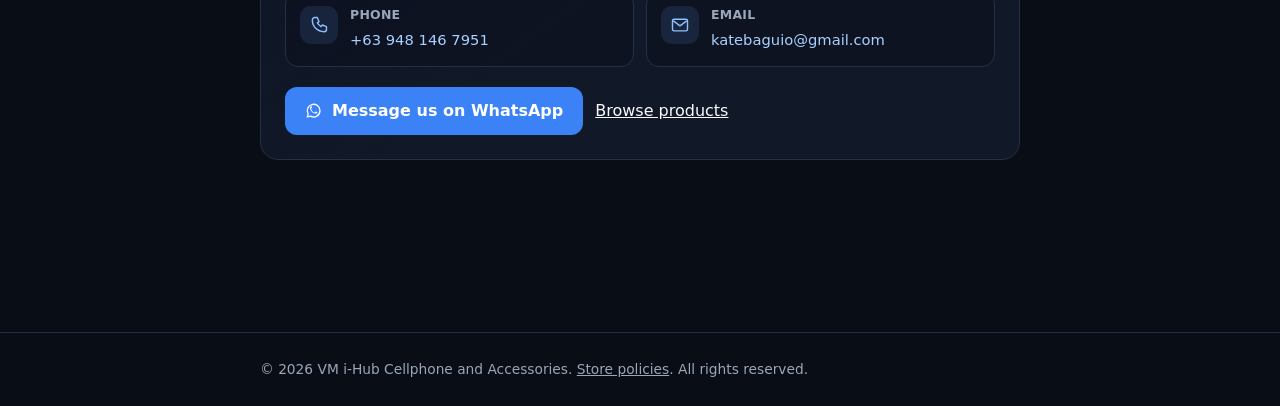
<file: about.html>
<!doctype html>
<html lang="en">
<head>
  <meta charset="utf-8">
  <meta name="viewport" content="width=device-width, initial-scale=1">
  <meta name="description" content="Learn about VM i-Hub Cellphone and Accessories, a cellphone and accessories business serving customers for over 10 years in Butuan City, Philippines.">
  <meta name="theme-color" content="#090d16">
  <meta name="robots" content="index,follow">
  <link rel="canonical" href="https://vmhub.top/about.html">
  <meta property="og:type" content="website">
  <meta property="og:site_name" content="VM i-Hub Cellphone and Accessories">
  <meta property="og:title" content="About Us — VM i-Hub Cellphone and Accessories">
  <meta property="og:description" content="Serving customers for over 10 years with cellphone accessories, compatibility guidance and helpful order support in Butuan City.">
  <meta property="og:url" content="https://vmhub.top/about.html">
  <meta name="twitter:card" content="summary">
  <link rel="icon" type="image/svg+xml" href="/favicon.svg">
  <link rel="shortcut icon" href="/favicon.svg">
  <title>About Us — VM i-Hub Cellphone and Accessories</title>
  <link rel="stylesheet" href="./style.css">
  <style>
    .about-hero{padding:42px 0 24px;max-width:820px}
    .about-hero h1{font-size:clamp(2.2rem,6vw,3.5rem);line-height:1.05;letter-spacing:-.04em;margin:8px 0 16px}
    .about-hero p,.about-section p,.about-section li{color:var(--vm-muted);line-height:1.75}
    .about-grid{display:grid;grid-template-columns:repeat(2,minmax(0,1fr));gap:14px;margin:20px 0 34px}
    .about-card{position:relative;isolation:isolate;overflow:hidden;padding:22px;border:1px solid var(--vm-border);border-radius:16px;background:linear-gradient(135deg,rgba(17,27,45,.98),rgba(15,23,39,.94))}
    .about-card::before{content:"";position:absolute;inset:0;z-index:-1;background:radial-gradient(ellipse at 92% 12%,var(--card-glow,rgba(96,165,250,.18)),transparent 48%)}
    .about-card-art{position:absolute;right:8px;bottom:-14px;width:142px;height:142px;color:var(--card-accent,#75b3ff);opacity:.12;pointer-events:none;z-index:-1}
    .about-card h2{font-size:1.05rem;margin:0 0 8px;max-width:85%;position:relative}
    .about-card p{margin:0;color:var(--vm-muted);line-height:1.7;font-size:.92rem;max-width:94%;position:relative}
    .about-card:nth-child(2){--card-accent:#7dd3fc;--card-glow:rgba(56,189,248,.17)}
    .about-card:nth-child(3){--card-accent:#93c5fd;--card-glow:rgba(59,130,246,.16)}
    .about-card:nth-child(4){--card-accent:#a5b4fc;--card-glow:rgba(129,140,248,.17)}
    @media(prefers-reduced-motion:no-preference){.about-card{transition:border-color .18s,transform .18s}.about-card:hover{border-color:rgba(125,179,255,.42);transform:translateY(-2px)}}
    .about-section{max-width:820px;padding:20px 0}
    .about-section h2{font-size:1.35rem}
    .about-actions{display:flex;gap:10px;flex-wrap:wrap;margin:24px 0 40px}
    .contact-panel{margin:18px 0 38px;padding:24px;border:1px solid var(--vm-border);border-radius:18px;background:linear-gradient(145deg,rgba(59,130,246,.07),var(--vm-surface) 55%);max-width:900px}
    .contact-panel h2{margin:0 0 6px;font-size:1.45rem}
    .contact-intro{margin:0 0 20px;color:var(--vm-muted);line-height:1.65}
    .contact-details{display:grid;grid-template-columns:repeat(2,minmax(0,1fr));gap:12px}
    .contact-detail{display:flex;align-items:flex-start;gap:12px;padding:14px;border:1px solid var(--vm-border);border-radius:13px;background:rgba(8,13,24,.38);min-width:0}
    .contact-detail-icon{display:grid;place-items:center;flex:0 0 38px;width:38px;height:38px;border-radius:11px;background:rgba(96,165,250,.12);color:#8dc0ff}
    .contact-detail-icon svg{width:20px;height:20px;display:block}
    .contact-detail-label{display:block;margin-bottom:4px;color:var(--vm-muted);font-size:.78rem;font-weight:700;letter-spacing:.02em}
    .contact-detail-value{display:block;color:var(--vm-text);font-size:.92rem;line-height:1.55;overflow-wrap:anywhere}
    .contact-detail-value a{color:#a9d0ff;text-decoration:none}
    .contact-detail-value a:hover{text-decoration:underline}
    .contact-actions{display:flex;align-items:center;gap:12px;flex-wrap:wrap;margin-top:20px}
    .contact-actions .button,.contact-actions .button-outline{display:inline-flex;align-items:center;gap:9px}
    .contact-actions svg{width:18px;height:18px}
    @media(max-width:620px){.contact-panel{padding:17px}.contact-details{grid-template-columns:1fr}.contact-actions>*{width:100%;justify-content:center}}
    .skip-link{position:absolute;left:-9999px;top:auto}.skip-link:focus{left:12px;top:12px;z-index:1000;padding:10px 14px;background:#fff;color:#111;border-radius:8px}
    @media(max-width:640px){.about-grid{grid-template-columns:1fr}}
  </style>
</head>
<body>
  <a class="skip-link" href="#main-content">Skip to content</a>
  <header class="site-header">
    <a class="brand" href="./" aria-label="VM i-Hub home">VM <span>i-HUB</span></a>
    <nav aria-label="Primary navigation"><a href="./">Shop</a><a href="./about.html" aria-current="page">About Us</a><a href="./#contact">Contact</a></nav>
  </header>
  <main class="container page" id="main-content">
    <section class="about-hero">
      <p class="eyebrow">GET TO KNOW US · BUTUAN CITY</p>
      <h1>Everyday mobile needs, backed by experience.</h1>
      <p>VM i-Hub Cellphone and Accessories is a cellphone and accessories business with over 10 years of experience serving customers. We help customers find practical accessories and request compatible parts for their devices, with availability and details confirmed before an order is accepted.</p>
    </section>
    <section class="about-grid" aria-label="About VM i-Hub">
      <article class="about-card">
        <svg class="about-card-art" viewBox="0 0 120 120" fill="none" aria-hidden="true"><path d="M38 15h43a8 8 0 0 1 8 8v74a8 8 0 0 1-8 8H38a8 8 0 0 1-8-8V23a8 8 0 0 1 8-8Z" stroke="currentColor" stroke-width="4"/><path d="M45 27h29M51 91h17" stroke="currentColor" stroke-width="4" stroke-linecap="round"/><path d="m67 38-17 25h15l-8 20 24-31H65z" fill="currentColor"/></svg>
        <h2>Experience you can ask</h2>
        <p>With more than a decade in business, we understand that customers need clear information. Tell us your phone's exact brand and model so we can help check suitable options.</p>
      </article>
      <article class="about-card">
        <svg class="about-card-art" viewBox="0 0 120 120" fill="none" aria-hidden="true"><rect x="15" y="30" width="42" height="68" rx="7" stroke="currentColor" stroke-width="4"/><rect x="65" y="15" width="39" height="55" rx="7" stroke="currentColor" stroke-width="4"/><path d="M27 40h18M77 26h15M30 86h12M77 57h15" stroke="currentColor" stroke-width="4" stroke-linecap="round"/><circle cx="85" cy="87" r="17" stroke="currentColor" stroke-width="4"/><path d="m76 87 6 6 12-14" stroke="currentColor" stroke-width="4" stroke-linecap="round" stroke-linejoin="round"/></svg>
        <h2>Accessories and parts</h2>
        <p>Browse cellphone cases, screen protection, charging accessories, audio products, everyday add-ons and selected replacement parts. Specific models, part types and availability must be confirmed with us.</p>
      </article>
      <article class="about-card">
        <svg class="about-card-art" viewBox="0 0 120 120" fill="none" aria-hidden="true"><path d="M99 50c0 29-39 57-39 57S21 79 21 50a39 39 0 1 1 78 0Z" stroke="currentColor" stroke-width="4"/><circle cx="60" cy="50" r="13" stroke="currentColor" stroke-width="4"/><path d="M8 108h104" stroke="currentColor" stroke-width="4" stroke-linecap="round"/></svg>
        <h2>Based in Butuan City</h2>
        <p>Visit or arrange pickup at R. Calo St., Butuan City, Agusan del Norte, 8600, Philippines. Please message us first to confirm item readiness and pickup arrangements.</p>
      </article>
      <article class="about-card">
        <svg class="about-card-art" viewBox="0 0 120 120" fill="none" aria-hidden="true"><path d="m15 39 45-23 45 23-45 24-45-24Z" stroke="currentColor" stroke-width="4" stroke-linejoin="round"/><path d="M15 39v45l45 23 45-23V39M60 63v44M38 27l45 24" stroke="currentColor" stroke-width="4" stroke-linejoin="round"/><path d="m47 72 9 9 18-20" stroke="currentColor" stroke-width="4" stroke-linecap="round" stroke-linejoin="round"/></svg>
        <h2>Order support</h2>
        <p>We can discuss local delivery in Butuan City, nationwide courier options and requests for items that may need supplier sourcing. Final price, stock and delivery details are confirmed before an order is accepted.</p>
      </article>
    </section>
    <section class="about-section">
      <h2>How we work</h2>
      <ol>
        <li>Tell us what you need and the exact phone model, if applicable.</li>
        <li>We check availability and compatibility where possible.</li>
        <li>We confirm the selling price, delivery or pickup details, and expected timing before you decide.</li>
      </ol>
      <p>Product illustrations and indicative market references on this website are for guidance only. They are not confirmation of current stock or VM i-Hub selling prices.</p>
    </section>
    <section class="contact-panel" aria-labelledby="contact-heading">
      <h2 id="contact-heading">Visit or contact us</h2>
      <p class="contact-intro">Have a question about a product or phone part? Get in touch and we’ll help you check the details.</p>
      <div class="contact-details">
        <div class="contact-detail">
          <span class="contact-detail-icon" aria-hidden="true"><svg viewBox="0 0 24 24" fill="none"><path d="M20 10c0 5-8 11-8 11S4 15 4 10a8 8 0 1 1 16 0Z" stroke="currentColor" stroke-width="1.7"/><circle cx="12" cy="10" r="2.5" stroke="currentColor" stroke-width="1.7"/></svg></span>
          <div><span class="contact-detail-label">STORE ADDRESS</span><span class="contact-detail-value">R. Calo St., Butuan City, Agusan del Norte, 8600, Philippines</span></div>
        </div>
        <div class="contact-detail">
          <span class="contact-detail-icon" aria-hidden="true"><svg viewBox="0 0 24 24" fill="none"><circle cx="12" cy="12" r="9" stroke="currentColor" stroke-width="1.7"/><path d="M12 7v5l3 2" stroke="currentColor" stroke-width="1.7" stroke-linecap="round"/></svg></span>
          <div><span class="contact-detail-label">BUSINESS HOURS</span><span class="contact-detail-value">10:00 AM–7:00 PM<br>Message ahead to confirm pickup and item availability.</span></div>
        </div>
        <div class="contact-detail">
          <span class="contact-detail-icon" aria-hidden="true"><svg viewBox="0 0 24 24" fill="none"><path d="M7 3h3l2 5-2 1.5a15 15 0 0 0 4.5 4.5L16 12l5 2v3a3 3 0 0 1-3 3C10 20 4 14 4 6a3 3 0 0 1 3-3Z" stroke="currentColor" stroke-width="1.7" stroke-linejoin="round"/></svg></span>
          <div><span class="contact-detail-label">PHONE</span><span class="contact-detail-value"><a href="tel:+639481467951">+63 948 146 7951</a></span></div>
        </div>
        <div class="contact-detail">
          <span class="contact-detail-icon" aria-hidden="true"><svg viewBox="0 0 24 24" fill="none"><rect x="3" y="5" width="18" height="14" rx="2" stroke="currentColor" stroke-width="1.7"/><path d="m4 7 8 6 8-6" stroke="currentColor" stroke-width="1.7" stroke-linejoin="round"/></svg></span>
          <div><span class="contact-detail-label">EMAIL</span><span class="contact-detail-value"><a href="mailto:katebaguio@gmail.com">katebaguio@gmail.com</a></span></div>
        </div>
      </div>
      <div class="contact-actions">
        <a class="button" href="https://wa.me/639481467951?text=Hello%20VM%20i-Hub%2C%20I%27d%20like%20to%20ask%20about%20your%20products."><svg viewBox="0 0 24 24" fill="none" aria-hidden="true"><path d="M20 11.5a8.5 8.5 0 0 1-12.6 7.4L3 20l1.2-4.1A8.5 8.5 0 1 1 20 11.5Z" stroke="currentColor" stroke-width="1.7" stroke-linejoin="round"/><path d="M8 8.5c.5 3 2.5 5 5.5 5.5l1-1.5 2 .8c-.2 1.5-1.4 2.2-2.7 2.1-3.4-.4-6.7-3.7-7.1-7.1C6.6 7 7.3 5.8 8.8 5.6l.8 2z" fill="currentColor"/></svg>Message us on WhatsApp</a>
        <a class="button-outline" href="./#catalog">Browse products</a>
      </div>
    </section>
  </main>
  <footer class="site-footer"><div class="container">© <span id="year"></span> VM i-Hub Cellphone and Accessories. <a href="./policies.html">Store policies</a>. All rights reserved.</div></footer>
  <script>document.getElementById('year').textContent = new Date().getFullYear();</script>
</body>
</html>
</file>
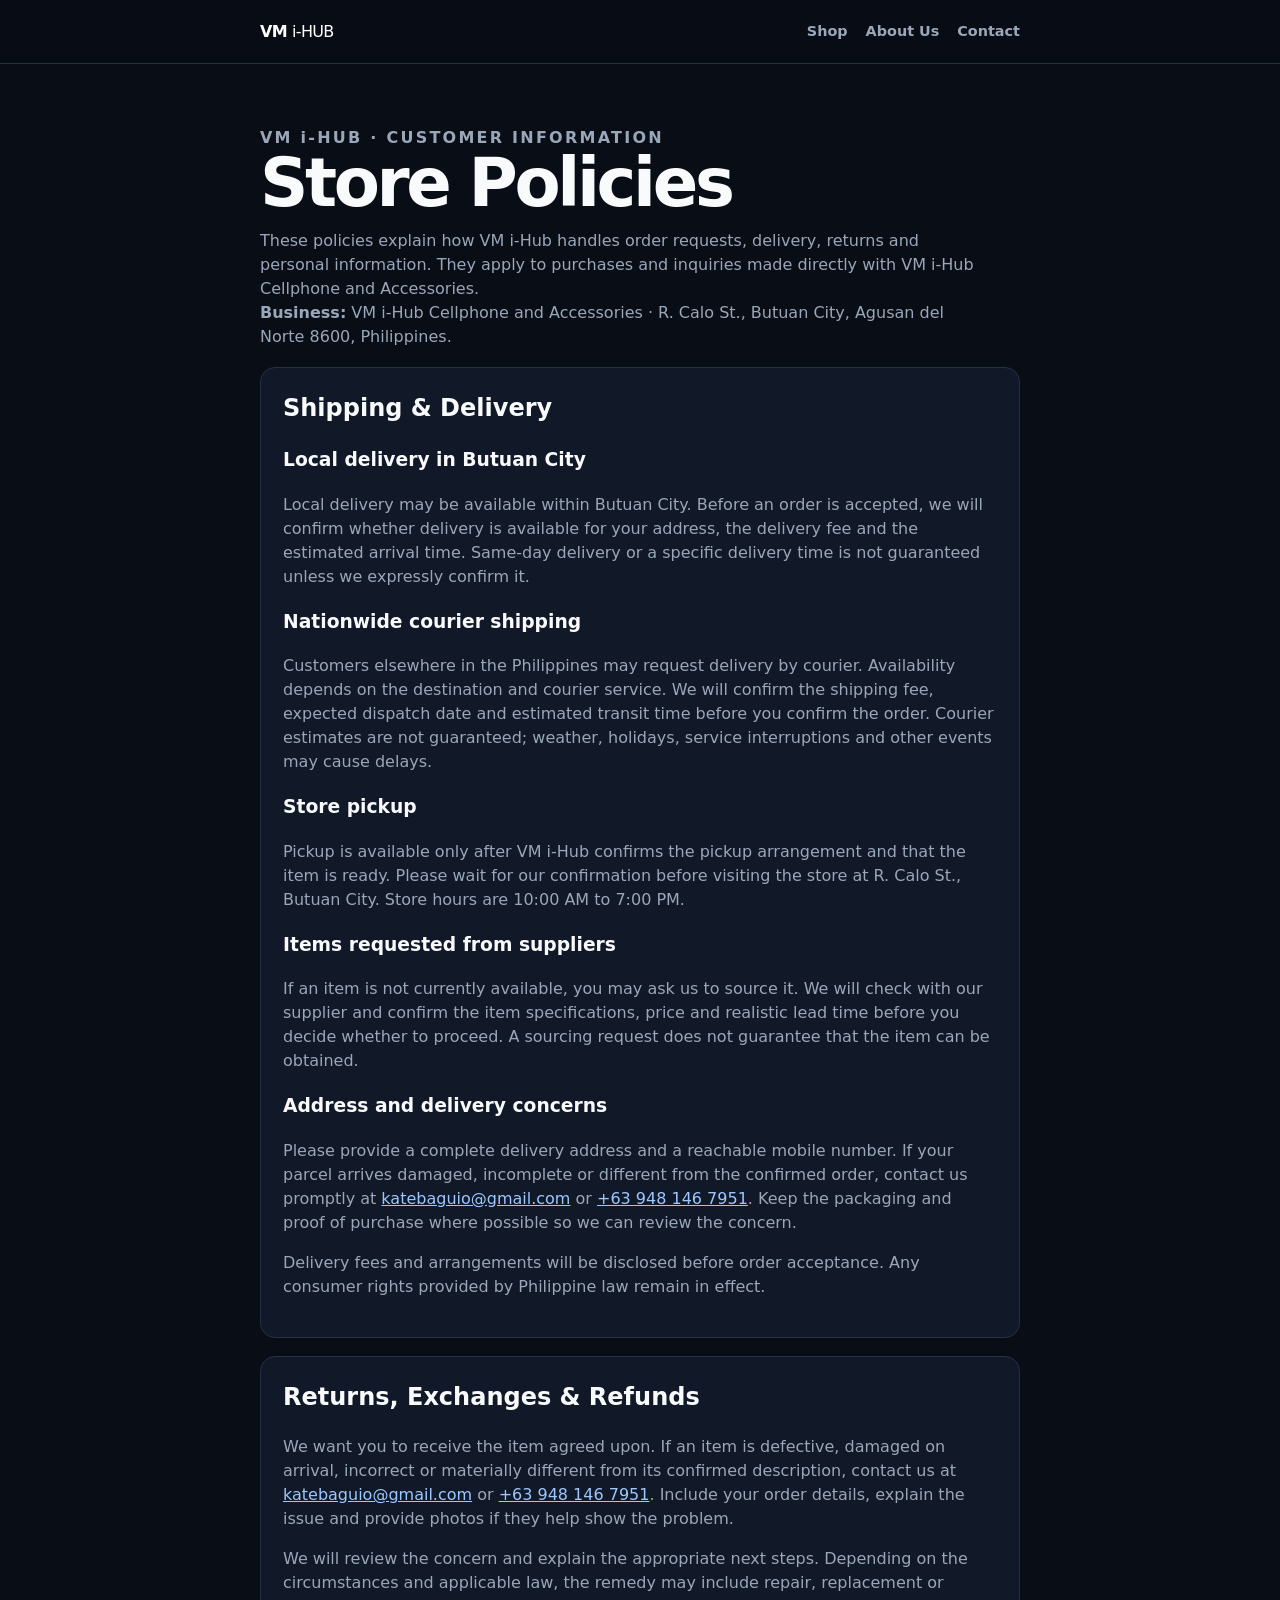
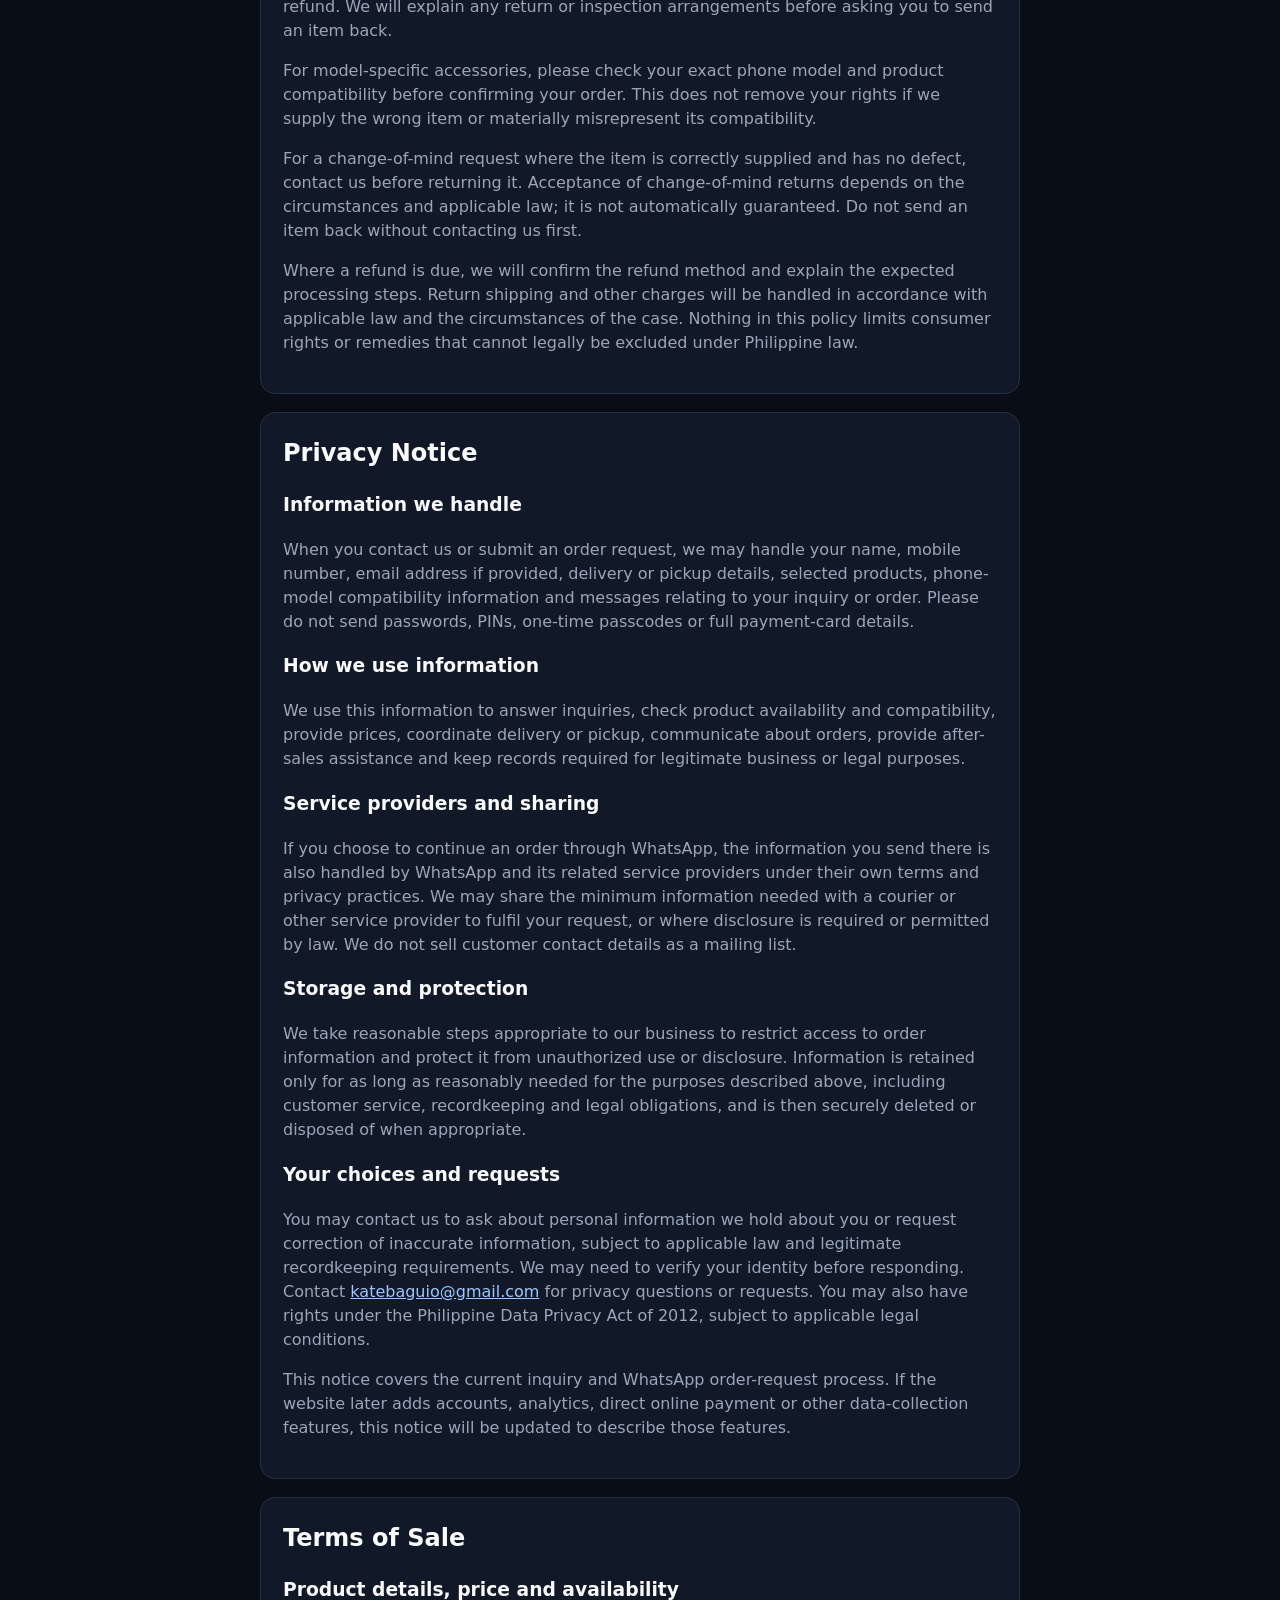
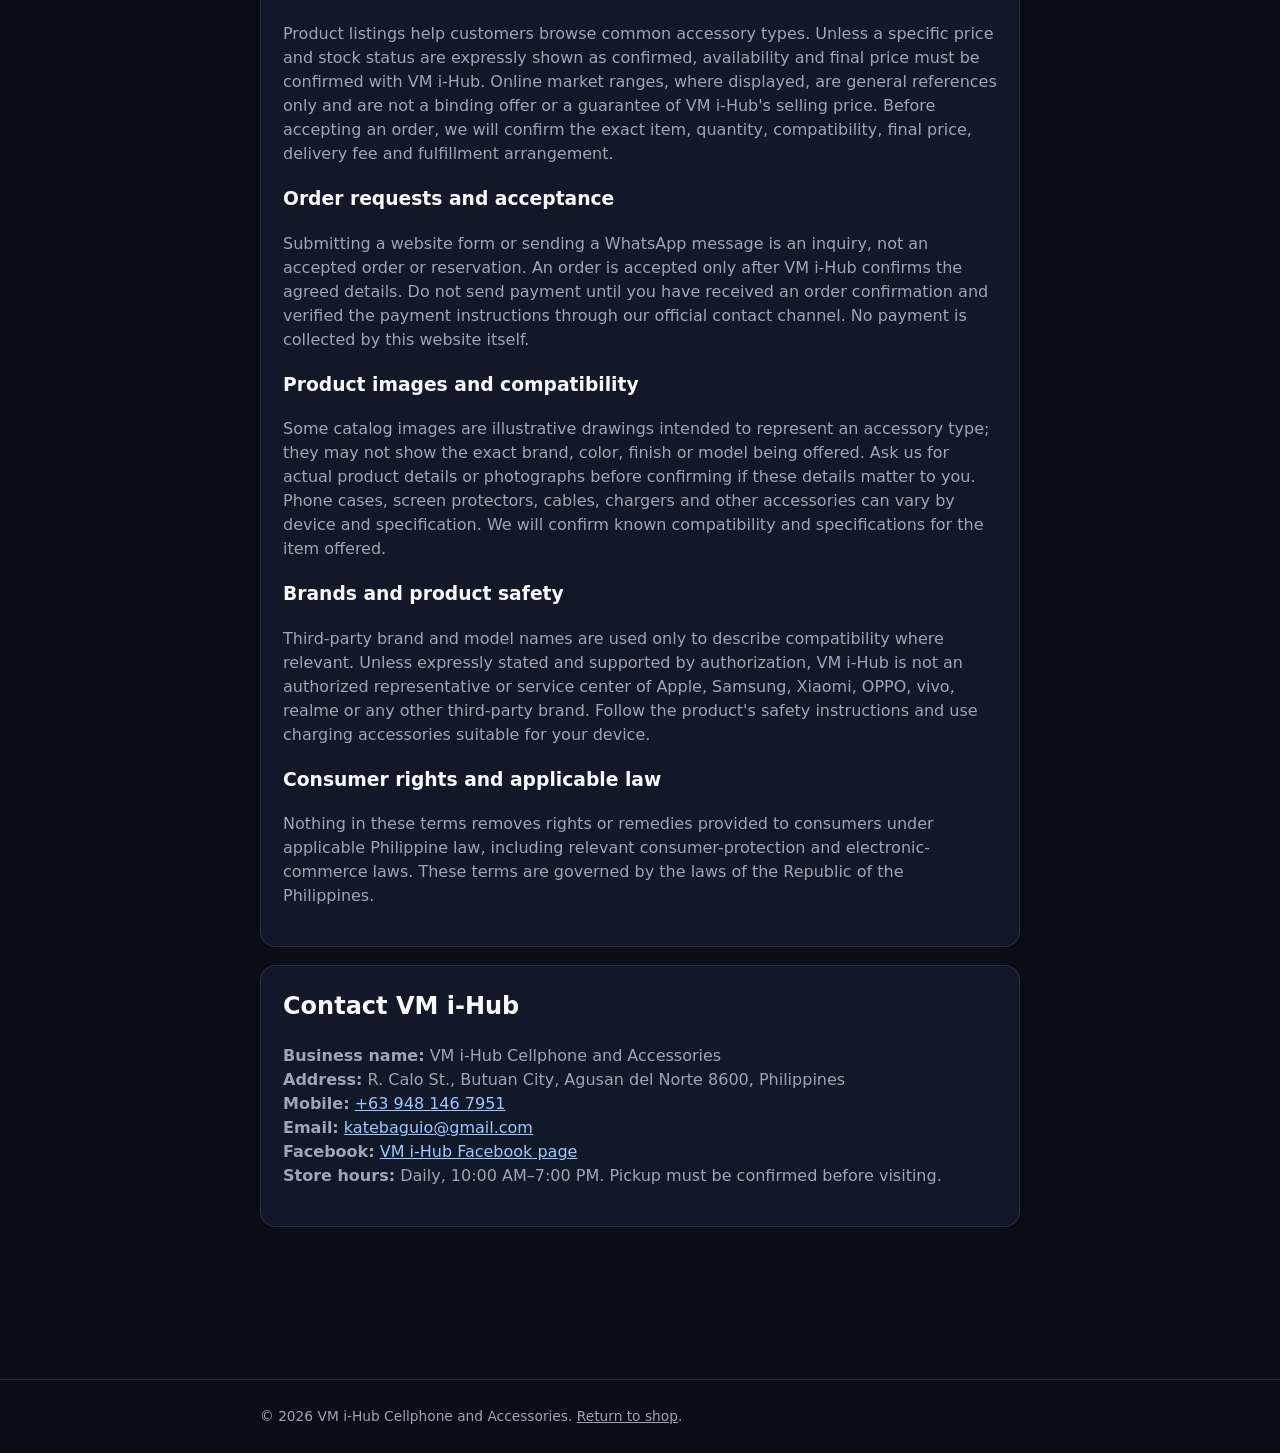
<file: policies.html>
<!doctype html>
<html lang="en">
<head>
<meta charset="utf-8">
<meta name="viewport" content="width=device-width, initial-scale=1">
<meta name="description" content="Shipping, returns, privacy and sale terms for VM i-Hub Cellphone and Accessories in Butuan City, Philippines.">
<meta name="theme-color" content="#090d16">
<meta name="robots" content="index,follow">
<link rel="canonical" href="https://vmhub.top/policies.html">
<meta property="og:type" content="website">
<meta property="og:site_name" content="VM i-Hub Cellphone and Accessories">
<meta property="og:title" content="Shipping, Returns & Store Policies — VM i-Hub">
<meta property="og:description" content="Read VM i-Hub's shipping, returns, privacy and terms of sale information for customers in Butuan City and the Philippines.">
<meta property="og:url" content="https://vmhub.top/policies.html">
<meta name="twitter:card" content="summary">
<link rel="icon" type="image/svg+xml" href="/favicon.svg">
<link rel="shortcut icon" href="/favicon.svg">
<title>Shipping, Returns & Store Policies — VM i-Hub</title>
<link rel="stylesheet" href="./style.css">
<style>
.skip-link{position:absolute;left:-9999px;top:auto}.skip-link:focus{left:12px;top:12px;z-index:1000;padding:10px 14px;background:#fff;color:#111;border-radius:8px}
.policy-content{max-width:820px}.policy-content section{padding:22px;margin:18px 0;background:var(--vm-surface);border:1px solid var(--vm-border);border-radius:15px;scroll-margin-top:82px}.policy-content h2{margin-top:0}.policy-content p,.policy-content li{color:var(--vm-muted)}.policy-content a{color:#9dc7ff}.policy-content ul{padding-left:22px}.policy-content li{margin:8px 0}.policy-intro{color:var(--vm-muted);max-width:760px}.policy-meta{font-size:.82rem;color:var(--vm-muted)}
</style>
</head>
<body>
<a class="skip-link" href="#main-content">Skip to content</a>
<header class="site-header"><a class="brand" href="./" aria-label="VM i-Hub store">VM <span>i-HUB</span></a><nav aria-label="Primary navigation"><a href="./">Shop</a><a href="./about.html">About Us</a><a href="./#contact">Contact</a></nav></header>
<main class="container page policy-content" id="main-content">
<section class="page-header" style="background:transparent;border:0;padding:0">
<p class="eyebrow">VM i-HUB · CUSTOMER INFORMATION</p>
<h1>Store Policies</h1>
<p class="policy-intro">These policies explain how VM i-Hub handles order requests, delivery, returns and personal information. They apply to purchases and inquiries made directly with VM i-Hub Cellphone and Accessories.</p>
<p class="policy-meta"><strong>Business:</strong> VM i-Hub Cellphone and Accessories · R. Calo St., Butuan City, Agusan del Norte 8600, Philippines.</p>
</section>
<section id="shipping">
<h2>Shipping & Delivery</h2>
<h3>Local delivery in Butuan City</h3>
<p>Local delivery may be available within Butuan City. Before an order is accepted, we will confirm whether delivery is available for your address, the delivery fee and the estimated arrival time. Same-day delivery or a specific delivery time is not guaranteed unless we expressly confirm it.</p>
<h3>Nationwide courier shipping</h3>
<p>Customers elsewhere in the Philippines may request delivery by courier. Availability depends on the destination and courier service. We will confirm the shipping fee, expected dispatch date and estimated transit time before you confirm the order. Courier estimates are not guaranteed; weather, holidays, service interruptions and other events may cause delays.</p>
<h3>Store pickup</h3>
<p>Pickup is available only after VM i-Hub confirms the pickup arrangement and that the item is ready. Please wait for our confirmation before visiting the store at R. Calo St., Butuan City. Store hours are 10:00 AM to 7:00 PM.</p>
<h3>Items requested from suppliers</h3>
<p>If an item is not currently available, you may ask us to source it. We will check with our supplier and confirm the item specifications, price and realistic lead time before you decide whether to proceed. A sourcing request does not guarantee that the item can be obtained.</p>
<h3>Address and delivery concerns</h3>
<p>Please provide a complete delivery address and a reachable mobile number. If your parcel arrives damaged, incomplete or different from the confirmed order, contact us promptly at <a href="mailto:katebaguio@gmail.com">katebaguio@gmail.com</a> or <a href="tel:+639481467951">+63 948 146 7951</a>. Keep the packaging and proof of purchase where possible so we can review the concern.</p>
<p>Delivery fees and arrangements will be disclosed before order acceptance. Any consumer rights provided by Philippine law remain in effect.</p>
</section>
<section id="returns">
<h2>Returns, Exchanges & Refunds</h2>
<p>We want you to receive the item agreed upon. If an item is defective, damaged on arrival, incorrect or materially different from its confirmed description, contact us at <a href="mailto:katebaguio@gmail.com">katebaguio@gmail.com</a> or <a href="tel:+639481467951">+63 948 146 7951</a>. Include your order details, explain the issue and provide photos if they help show the problem.</p>
<p>We will review the concern and explain the appropriate next steps. Depending on the circumstances and applicable law, the remedy may include repair, replacement or refund. We will explain any return or inspection arrangements before asking you to send an item back.</p>
<p>For model-specific accessories, please check your exact phone model and product compatibility before confirming your order. This does not remove your rights if we supply the wrong item or materially misrepresent its compatibility.</p>
<p>For a change-of-mind request where the item is correctly supplied and has no defect, contact us before returning it. Acceptance of change-of-mind returns depends on the circumstances and applicable law; it is not automatically guaranteed. Do not send an item back without contacting us first.</p>
<p>Where a refund is due, we will confirm the refund method and explain the expected processing steps. Return shipping and other charges will be handled in accordance with applicable law and the circumstances of the case. Nothing in this policy limits consumer rights or remedies that cannot legally be excluded under Philippine law.</p>
</section>
<section id="privacy">
<h2>Privacy Notice</h2>
<h3>Information we handle</h3>
<p>When you contact us or submit an order request, we may handle your name, mobile number, email address if provided, delivery or pickup details, selected products, phone-model compatibility information and messages relating to your inquiry or order. Please do not send passwords, PINs, one-time passcodes or full payment-card details.</p>
<h3>How we use information</h3>
<p>We use this information to answer inquiries, check product availability and compatibility, provide prices, coordinate delivery or pickup, communicate about orders, provide after-sales assistance and keep records required for legitimate business or legal purposes.</p>
<h3>Service providers and sharing</h3>
<p>If you choose to continue an order through WhatsApp, the information you send there is also handled by WhatsApp and its related service providers under their own terms and privacy practices. We may share the minimum information needed with a courier or other service provider to fulfil your request, or where disclosure is required or permitted by law. We do not sell customer contact details as a mailing list.</p>
<h3>Storage and protection</h3>
<p>We take reasonable steps appropriate to our business to restrict access to order information and protect it from unauthorized use or disclosure. Information is retained only for as long as reasonably needed for the purposes described above, including customer service, recordkeeping and legal obligations, and is then securely deleted or disposed of when appropriate.</p>
<h3>Your choices and requests</h3>
<p>You may contact us to ask about personal information we hold about you or request correction of inaccurate information, subject to applicable law and legitimate recordkeeping requirements. We may need to verify your identity before responding. Contact <a href="mailto:katebaguio@gmail.com">katebaguio@gmail.com</a> for privacy questions or requests. You may also have rights under the Philippine Data Privacy Act of 2012, subject to applicable legal conditions.</p>
<p>This notice covers the current inquiry and WhatsApp order-request process. If the website later adds accounts, analytics, direct online payment or other data-collection features, this notice will be updated to describe those features.</p>
</section>
<section id="terms">
<h2>Terms of Sale</h2>
<h3>Product details, price and availability</h3>
<p>Product listings help customers browse common accessory types. Unless a specific price and stock status are expressly shown as confirmed, availability and final price must be confirmed with VM i-Hub. Online market ranges, where displayed, are general references only and are not a binding offer or a guarantee of VM i-Hub's selling price. Before accepting an order, we will confirm the exact item, quantity, compatibility, final price, delivery fee and fulfillment arrangement.</p>
<h3>Order requests and acceptance</h3>
<p>Submitting a website form or sending a WhatsApp message is an inquiry, not an accepted order or reservation. An order is accepted only after VM i-Hub confirms the agreed details. Do not send payment until you have received an order confirmation and verified the payment instructions through our official contact channel. No payment is collected by this website itself.</p>
<h3>Product images and compatibility</h3>
<p>Some catalog images are illustrative drawings intended to represent an accessory type; they may not show the exact brand, color, finish or model being offered. Ask us for actual product details or photographs before confirming if these details matter to you. Phone cases, screen protectors, cables, chargers and other accessories can vary by device and specification. We will confirm known compatibility and specifications for the item offered.</p>
<h3>Brands and product safety</h3>
<p>Third-party brand and model names are used only to describe compatibility where relevant. Unless expressly stated and supported by authorization, VM i-Hub is not an authorized representative or service center of Apple, Samsung, Xiaomi, OPPO, vivo, realme or any other third-party brand. Follow the product's safety instructions and use charging accessories suitable for your device.</p>
<h3>Consumer rights and applicable law</h3>
<p>Nothing in these terms removes rights or remedies provided to consumers under applicable Philippine law, including relevant consumer-protection and electronic-commerce laws. These terms are governed by the laws of the Republic of the Philippines.</p>
</section>
<section id="contact">
<h2>Contact VM i-Hub</h2>
<p><strong>Business name:</strong> VM i-Hub Cellphone and Accessories<br>
<strong>Address:</strong> R. Calo St., Butuan City, Agusan del Norte 8600, Philippines<br>
<strong>Mobile:</strong> <a href="tel:+639481467951">+63 948 146 7951</a><br>
<strong>Email:</strong> <a href="mailto:katebaguio@gmail.com">katebaguio@gmail.com</a><br>
<strong>Facebook:</strong> <a href="https://www.facebook.com/share/1B7fz9x1uZ" target="_blank" rel="noopener noreferrer">VM i-Hub Facebook page</a><br>
<strong>Store hours:</strong> Daily, 10:00 AM–7:00 PM. Pickup must be confirmed before visiting.</p>
</section>
</main>
<footer class="site-footer"><div class="container">© <span id="year"></span> VM i-Hub Cellphone and Accessories. <a href="./">Return to shop</a>.</div></footer>
<script>document.getElementById('year').textContent=new Date().getFullYear();</script>
</body>
</html>
</file>
<file: style.css>
:root{--vm-bg:#090d16;--vm-surface:#111827;--vm-surface-2:#172033;--vm-text:#f8fafc;--vm-muted:#9aa7b8;--vm-border:#253047;--vm-accent:#3b82f6;--vm-accent-soft:rgba(59,130,246,.13);--vm-radius:16px;--vm-max:760px}*{box-sizing:border-box}html{scroll-behavior:smooth}body{margin:0;background:var(--vm-bg);color:var(--vm-text);font-family:Inter,ui-sans-serif,system-ui,-apple-system,BlinkMacSystemFont,"Segoe UI",sans-serif;line-height:1.5}a{color:inherit}.container{width:min(var(--vm-max),calc(100% - 32px));margin-inline:auto}.site-header{min-height:64px;display:flex;align-items:center;justify-content:space-between;gap:20px;padding:0 max(16px,calc((100vw - var(--vm-max))/2));background:rgba(9,13,22,.94);border-bottom:1px solid var(--vm-border);position:sticky;top:0;z-index:20;backdrop-filter:blur(12px)}.brand{text-decoration:none;font-weight:900;letter-spacing:-.04em;color:#fff}.brand span{font-weight:500}.site-header nav{display:flex;gap:18px}.site-header nav a{text-decoration:none;color:var(--vm-muted);font-size:.9rem;font-weight:650}.site-header nav a:hover{color:#fff}.hero{padding:72px 0 88px}.eyebrow{margin:0 0 10px;font-size:.76rem;font-weight:800;letter-spacing:.14em;color:#7fb4ff}.hero h1{max-width:680px;margin:0;font-size:clamp(2.5rem,8vw,4.8rem);line-height:.98;letter-spacing:-.055em}.lead{max-width:650px;margin:20px 0 28px;color:var(--vm-muted);font-size:1.05rem}.button{display:inline-flex;align-items:center;justify-content:center;min-height:48px;padding:0 20px;border-radius:12px;background:var(--vm-accent);color:#fff;text-decoration:none;font-weight:750}.site-footer{margin-top:64px;padding:26px 0;border-top:1px solid var(--vm-border);color:var(--vm-muted);font-size:.86rem}.page{padding:44px 0 70px}.page-header{max-width:720px;margin-bottom:28px}.page-header h1{margin:0 0 12px;font-size:clamp(2.2rem,7vw,4.2rem);line-height:1;letter-spacing:-.05em}.page-header p{margin:0;color:var(--vm-muted);font-size:1rem}.toolbar{display:grid;grid-template-columns:minmax(0,1fr) 190px;gap:10px;margin:24px 0 18px}.search,.filter{min-height:48px;width:100%;background:var(--vm-surface);border:1px solid var(--vm-border);color:var(--vm-text);padding:11px 14px;border-radius:12px;font:inherit;outline:none}.search::placeholder{color:#69778b}.search:focus,.filter:focus{border-color:#4f8fe8;box-shadow:0 0 0 3px var(--vm-accent-soft)}.table-wrap{overflow-x:auto;border:1px solid var(--vm-border);border-radius:var(--vm-radius);background:var(--vm-surface)}.code-table{width:100%;border-collapse:collapse;table-layout:fixed}.code-table th{padding:13px 16px;text-align:left;color:#8fa0b5;font-size:.74rem;text-transform:uppercase;letter-spacing:.08em;font-weight:800;background:var(--vm-surface-2);border-bottom:1px solid var(--vm-border)}.code-table td{padding:14px 16px;border-bottom:1px solid var(--vm-border);vertical-align:middle}.code-table tr:last-child td{border-bottom:0}.code-table tbody tr:hover{background:rgba(255,255,255,.025)}.code-table th:nth-child(1),.code-table td:nth-child(1){width:43%}.code-table th:nth-child(2),.code-table td:nth-child(2){width:22%}.code-table th:nth-child(3),.code-table td:nth-child(3){width:35%}.service-name{font-weight:750}.code{display:inline-flex;align-items:center;justify-content:center;background:var(--vm-accent-soft);border:1px solid rgba(59,130,246,.2);color:#8bc0ff;padding:5px 8px;border-radius:8px;font-size:.75rem;font-weight:900;letter-spacing:.08em}.category{color:var(--vm-muted);font-size:.84rem}.result-count{margin:0 0 10px;color:var(--vm-muted);font-size:.84rem}.info-grid{display:grid;grid-template-columns:repeat(3,1fr);gap:12px;margin-top:28px}.info-card{border:1px solid var(--vm-border);background:var(--vm-surface);border-radius:var(--vm-radius);padding:18px}.info-card h2{margin:0 0 7px;font-size:1rem}.info-card p{margin:0;color:var(--vm-muted);font-size:.87rem}.notice{margin-top:28px;border:1px solid var(--vm-border);border-radius:var(--vm-radius);padding:18px;background:rgba(255,255,255,.025);color:var(--vm-muted);font-size:.84rem}.notice strong{color:var(--vm-text)}.empty{padding:38px 20px;text-align:center;color:var(--vm-muted)}
/* Vaqz Mobiz homepage */
.site-shell{min-height:100vh;display:grid;place-items:center;padding:24px 14px;background:radial-gradient(circle at 50% -10%,rgba(59,130,246,.12),transparent 35%),var(--vm-bg)}.card{width:min(100%,520px);background:var(--vm-surface);border:1px solid var(--vm-border);border-radius:22px;padding:26px;box-shadow:0 24px 70px rgba(0,0,0,.28)}.header{text-align:center;margin-bottom:26px}.brand-mark{width:48px;height:48px;margin:0 auto 12px;display:grid;place-items:center;border-radius:14px;background:var(--vm-accent);color:#fff;font-weight:900}.header h1{margin:0;font-size:1.55rem;letter-spacing:-.025em}.header p{margin:6px 0 0;color:var(--vm-muted);font-size:.9rem}.section-title{margin:22px 0 4px;font-size:.92rem;text-transform:uppercase;letter-spacing:.06em}.section-subtitle,.section-note{margin:0 0 10px;color:var(--vm-muted);font-size:.82rem}.order-buttons,.updates-buttons{display:grid;grid-template-columns:1fr 1fr;gap:10px}.button-group{display:grid;gap:10px}.card .button{width:100%;min-height:52px;border:1px solid transparent}.button-icon{width:25px;margin-right:8px;font-weight:900;text-align:center}.button-telegram{background:#229ed9}.button-messenger{background:#1688ff}.button-channel{background:#1c9fe8}.button-facebook{background:#1877f2}.button-secondary{background:var(--vm-surface-2);border-color:var(--vm-border)!important}.help{margin-top:20px;padding:15px 16px;border:1px solid var(--vm-border);border-radius:14px;background:rgba(255,255,255,.025);color:var(--vm-muted);font-size:.82rem}.help strong{display:block;margin-bottom:4px;color:var(--vm-text);font-size:.88rem}.help p{margin:0}.help a{color:#8bc0ff;text-decoration:none;font-weight:700}.help a:hover{text-decoration:underline}.footer{display:flex;justify-content:center;gap:8px;margin-top:22px;color:var(--vm-muted);font-size:.8rem}
@media(max-width:700px){.info-grid{grid-template-columns:1fr}.toolbar{grid-template-columns:1fr}.container{width:min(var(--vm-max),calc(100% - 24px))}.site-header{padding:0 12px}.site-header nav a{font-size:.82rem}.page{padding-top:34px}.code-table th,.code-table td{padding:12px 11px}.code-table th{font-size:.68rem}.code-table th:nth-child(1),.code-table td:nth-child(1){width:43%}.code-table th:nth-child(2),.code-table td:nth-child(2){width:22%}.code-table th:nth-child(3),.code-table td:nth-child(3){width:35%}.category{font-size:.76rem}.card{padding:22px}.order-buttons,.updates-buttons{grid-template-columns:1fr 1fr;gap:8px}.order-buttons .button,.updates-buttons .button{padding:0 10px;font-size:.84rem}.order-buttons .button-icon,.updates-buttons .button-icon{width:20px;margin-right:5px}}
@media(max-width:390px){.code-table th,.code-table td{padding:11px 8px}.code-table td{font-size:.8rem}.code{font-size:.68rem;padding:4px 6px}.category{font-size:.7rem}.site-header{min-height:58px}.brand{font-size:.92rem}.order-buttons{grid-template-columns:1fr}.order-buttons .button{font-size:.9rem}.updates-buttons{grid-template-columns:1fr 1fr}.updates-buttons .button{font-size:.74rem;line-height:1.15;padding:0 7px}.updates-buttons .button-icon{width:17px;margin-right:3px}}
</file>
